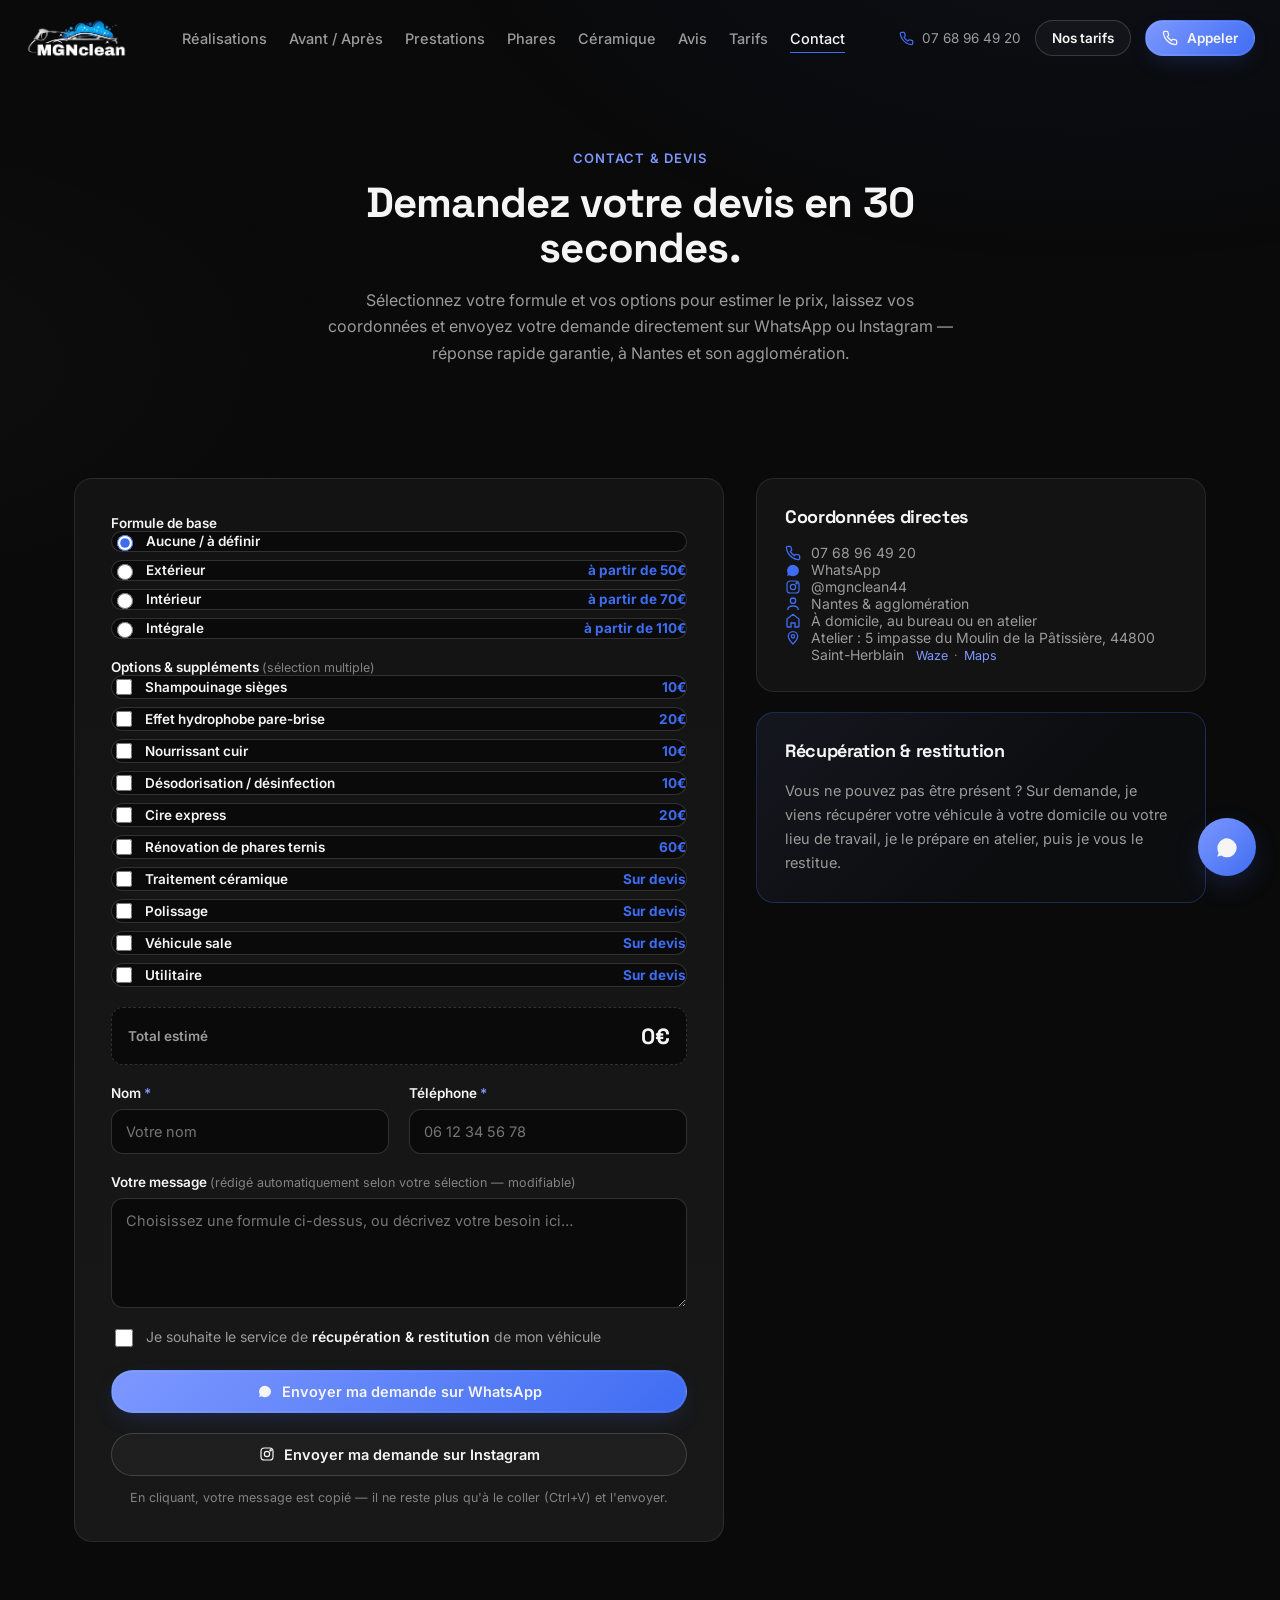
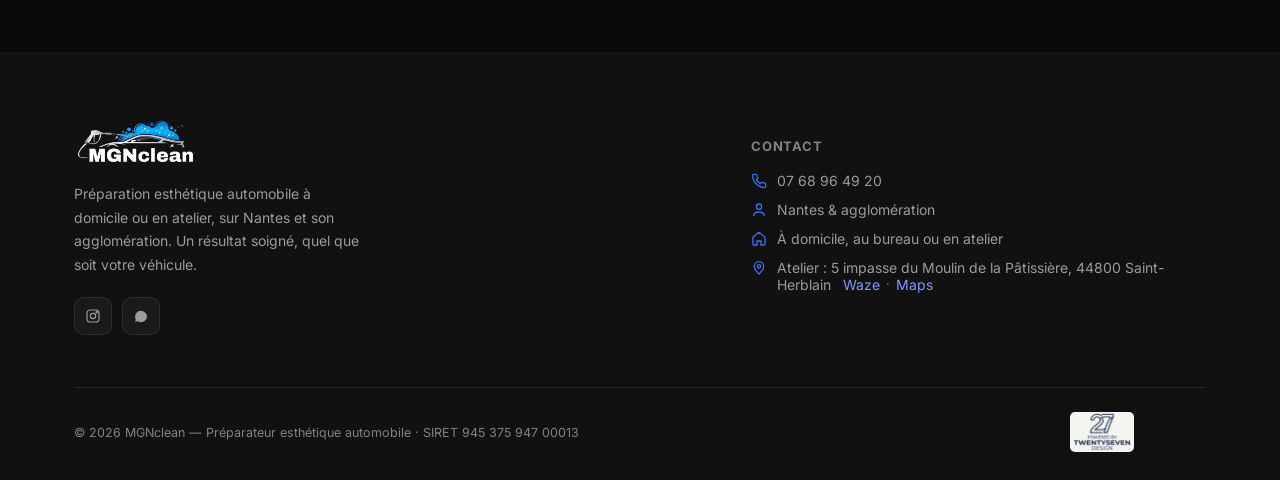
<file: contact.html>
<!DOCTYPE html>
<html lang="fr">
<head>
<meta charset="UTF-8" />
<meta name="viewport" content="width=device-width, initial-scale=1" />
<title>Contact &amp; devis — MGNclean | Préparation esthétique automobile Nantes</title>
<meta name="description" content="Demandez votre devis MGNclean en quelques clics : choisissez votre prestation, remplissez vos coordonnées et envoyez votre demande directement sur WhatsApp." />
<meta name="theme-color" content="#07090b" />
<link rel="icon" href="/favicon.ico" sizes="48x48" />
<link rel="icon" href="/assets/favicon-48.png" sizes="48x48" type="image/png" />
<link rel="icon" href="/assets/favicon-96.png" sizes="96x96" type="image/png" />
<link rel="icon" href="/assets/favicon-192.png" sizes="192x192" type="image/png" />
<link rel="apple-touch-icon" href="/assets/apple-touch-icon.png" />
<meta property="og:title" content="Contact &amp; devis — MGNclean" />
<meta property="og:description" content="Choisissez votre prestation et demandez votre devis en quelques clics, directement sur WhatsApp." />
<meta property="og:type" content="website" />
<meta property="og:locale" content="fr_FR" />
<meta property="og:url" content="https://mgnclean44.fr/contact.html" />
<meta property="og:image" content="https://mgnclean44.fr/assets/img/hq/porsche-turbo-s-setup-hero.jpg" />
<link rel="preconnect" href="https://fonts.googleapis.com" />
<link rel="preconnect" href="https://fonts.gstatic.com" crossorigin />
<link href="https://fonts.googleapis.com/css2?family=Space+Grotesk:wght@500;600;700&family=Inter:wght@400;500;600;700&display=swap" rel="stylesheet" />
<link rel="stylesheet" href="assets/styles.css" />
</head>
<body>
<a class="skip-link" href="#main">Aller au contenu</a>

<header class="hd" id="hd">
  <div class="hd-in">
    <a href="index.html#top" class="logo">
      <span class="logo-mark">
        <img src="assets/img/brand/logo-mark.png" alt="MGNclean" width="914" height="372" />
      </span>
    </a>
    <nav class="nav" aria-label="Navigation principale">
      <a href="index.html#realisations">Réalisations</a>
      <a href="index.html#avant-apres">Avant / Après</a>
      <a href="index.html#prestations">Prestations</a>
      <a href="index.html#phares">Phares</a>
      <a href="index.html#ceramique">Céramique</a>
      <a href="index.html#avis">Avis</a>
      <a href="index.html#tarifs">Tarifs</a>
      <a href="contact.html" class="active" aria-current="page">Contact</a>
    </nav>
    <div class="hd-actions">
      <a class="tel-pill" href="tel:+33768964920">
        <svg viewBox="0 0 24 24" fill="none" stroke="currentColor" stroke-width="2"><path d="M22 16.92v3a2 2 0 0 1-2.18 2 19.79 19.79 0 0 1-8.63-3.07 19.5 19.5 0 0 1-6-6 19.79 19.79 0 0 1-3.07-8.67A2 2 0 0 1 4.11 2h3a2 2 0 0 1 2 1.72c.127.96.361 1.903.7 2.81a2 2 0 0 1-.45 2.11L8.09 9.91a16 16 0 0 0 6 6l1.27-1.27a2 2 0 0 1 2.11-.45c.907.339 1.85.573 2.81.7A2 2 0 0 1 22 16.92z"/></svg>
        07 68 96 49 20
      </a>
      <a class="tarifs-quick" href="index.html#tarifs">Tarifs</a>
      <a class="btn btn-ghost btn-sm" href="index.html#tarifs">Nos tarifs</a>
      <a class="btn btn-cyan btn-sm" href="tel:+33768964920">
        <svg viewBox="0 0 24 24" fill="none" stroke="currentColor" stroke-width="2"><path d="M22 16.92v3a2 2 0 0 1-2.18 2 19.79 19.79 0 0 1-8.63-3.07 19.5 19.5 0 0 1-6-6 19.79 19.79 0 0 1-3.07-8.67A2 2 0 0 1 4.11 2h3a2 2 0 0 1 2 1.72c.127.96.361 1.903.7 2.81a2 2 0 0 1-.45 2.11L8.09 9.91a16 16 0 0 0 6 6l1.27-1.27a2 2 0 0 1 2.11-.45c.907.339 1.85.573 2.81.7A2 2 0 0 1 22 16.92z"/></svg>
        Appeler
      </a>
      <button class="burger" id="burger" aria-label="Menu" aria-expanded="false"><span></span><span></span><span></span></button>
    </div>
  </div>
</header>

<nav class="mnav" id="mnav" inert>
  <a href="index.html#realisations">Réalisations</a>
  <a href="index.html#avant-apres">Avant / Après</a>
  <a href="index.html#prestations">Prestations</a>
  <a href="index.html#phares">Rénovation phares</a>
  <a href="index.html#ceramique">Traitement céramique</a>
  <a href="index.html#avis">Avis</a>
  <a href="index.html#tarifs">Tarifs</a>
  <a href="contact.html" class="active" aria-current="page">Contact</a>
  <a class="btn btn-cyan" href="https://wa.me/message/XT7KCCNUZB6QK1" target="_blank" rel="noopener" style="margin-top:12px">Réserver sur WhatsApp</a>
</nav>

<main id="main">
<span id="top"></span>

<!-- ===================== PAGE HEADER ===================== -->
<section class="section page-hero">
  <div class="wrap">
    <div class="sec-head center" data-reveal>
      <span class="sec-eyebrow">Contact &amp; devis</span>
      <h1>Demandez votre devis en 30 secondes.</h1>
      <p>Sélectionnez votre formule et vos options pour estimer le prix, laissez vos coordonnées et envoyez votre demande directement sur WhatsApp ou Instagram — réponse rapide garantie, à Nantes et son agglomération.</p>
    </div>
  </div>
</section>

<!-- ===================== CONTACT FORM ===================== -->
<section class="section" style="padding-top:0">
  <div class="wrap">
    <div class="contact-grid">
      <form class="contact-form" id="contactForm" data-reveal novalidate>
        <fieldset class="field">
          <legend>Formule de base</legend>
          <div class="svc-radio-group" id="cf-formule">
            <label class="svc-radio"><input type="radio" name="formule" value="" data-price="0" checked /><span>Aucune / à définir</span></label>
            <label class="svc-radio"><input type="radio" name="formule" value="Extérieur" data-price="50" /><span>Extérieur</span><b>à partir de 50€</b></label>
            <label class="svc-radio"><input type="radio" name="formule" value="Intérieur" data-price="70" /><span>Intérieur</span><b>à partir de 70€</b></label>
            <label class="svc-radio"><input type="radio" name="formule" value="Intégrale" data-price="110" /><span>Intégrale</span><b>à partir de 110€</b></label>
          </div>
        </fieldset>

        <fieldset class="field">
          <legend>Options &amp; suppléments <span class="opt-label">(sélection multiple)</span></legend>
          <div class="svc-check-group" id="cf-options">
            <label class="svc-check"><input type="checkbox" value="Shampouinage sièges" data-price="10" /><span>Shampouinage sièges</span><b>10€</b></label>
            <label class="svc-check"><input type="checkbox" value="Effet hydrophobe pare-brise" data-price="20" /><span>Effet hydrophobe pare-brise</span><b>20€</b></label>
            <label class="svc-check"><input type="checkbox" value="Nourrissant cuir" data-price="10" /><span>Nourrissant cuir</span><b>10€</b></label>
            <label class="svc-check"><input type="checkbox" value="Désodorisation / désinfection" data-price="10" /><span>Désodorisation / désinfection</span><b>10€</b></label>
            <label class="svc-check"><input type="checkbox" value="Cire express" data-price="20" /><span>Cire express</span><b>20€</b></label>
            <label class="svc-check"><input type="checkbox" value="Rénovation de phares ternis" data-price="60" /><span>Rénovation de phares ternis</span><b>60€</b></label>
            <label class="svc-check"><input type="checkbox" value="Traitement céramique" data-price="0" data-devis="1" /><span>Traitement céramique</span><b>Sur devis</b></label>
            <label class="svc-check"><input type="checkbox" value="Polissage" data-price="0" data-devis="1" /><span>Polissage</span><b>Sur devis</b></label>
            <label class="svc-check"><input type="checkbox" value="Véhicule sale" data-price="0" data-devis="1" /><span>Véhicule sale</span><b>Sur devis</b></label>
            <label class="svc-check"><input type="checkbox" value="Utilitaire" data-price="0" data-devis="1" /><span>Utilitaire</span><b>Sur devis</b></label>
          </div>
        </fieldset>

        <div class="devis-total" id="cf-total">
          <span>Total estimé</span>
          <b>0€</b>
        </div>

        <div class="field-row">
          <div class="field">
            <label for="cf-nom">Nom <span class="req" aria-hidden="true">*</span></label>
            <input type="text" id="cf-nom" name="nom" placeholder="Votre nom" autocomplete="name" required />
          </div>
          <div class="field">
            <label for="cf-tel">Téléphone <span class="req" aria-hidden="true">*</span></label>
            <input type="tel" id="cf-tel" name="telephone" placeholder="06 12 34 56 78" autocomplete="tel" required />
          </div>
        </div>

        <div class="field">
          <label for="cf-message">Votre message <span class="opt-label">(rédigé automatiquement selon votre sélection — modifiable)</span></label>
          <textarea id="cf-message" name="message" rows="4" placeholder="Choisissez une formule ci-dessus, ou décrivez votre besoin ici…"></textarea>
        </div>

        <label class="field-check">
          <input type="checkbox" id="cf-pickup" name="pickup" />
          <span>Je souhaite le service de <b>récupération &amp; restitution</b> de mon véhicule</span>
        </label>

        <button type="submit" class="btn btn-cyan btn-block">
          <svg viewBox="0 0 24 24" fill="currentColor"><path d="M17.6 6.32A8.86 8.86 0 0 0 12.03 4a8.94 8.94 0 0 0-7.74 13.4L3 21l3.72-1.24a8.94 8.94 0 0 0 5.31 1.7h.01A8.94 8.94 0 0 0 21 12.5a8.86 8.86 0 0 0-3.4-6.18Z"/></svg>
          Envoyer ma demande sur WhatsApp
        </button>
        <button type="button" id="cf-instagram" class="btn btn-ghost btn-block">
          <svg viewBox="0 0 24 24" fill="none" stroke="currentColor" stroke-width="1.8"><rect x="3" y="3" width="18" height="18" rx="5"/><circle cx="12" cy="12" r="4"/><circle cx="17.5" cy="6.5" r="1"/></svg>
          Envoyer ma demande sur Instagram
        </button>
        <p class="field-note" id="cf-note" role="status" aria-live="polite">En cliquant, votre message est copié — il ne reste plus qu'à le coller (Ctrl+V) et l'envoyer.</p>

        <div class="form-divider" id="cf-site-divider">ou</div>

        <button type="button" id="cf-site" class="btn btn-ghost btn-block">
          <svg viewBox="0 0 24 24" fill="none" stroke="currentColor" stroke-width="1.8"><path d="M4 4h16v16H4z" opacity="0"/><path d="M3 7l9 6 9-6M4 5h16a1 1 0 0 1 1 1v12a1 1 0 0 1-1 1H4a1 1 0 0 1-1-1V6a1 1 0 0 1 1-1Z"/></svg>
          Envoyer directement depuis le site
        </button>
        <p class="field-status" id="cf-site-status" role="status" aria-live="polite"></p>
      </form>

      <div class="contact-side" data-reveal>
        <div class="contact-card">
          <h3>Coordonnées directes</h3>
          <ul class="ft-contact">
            <li><svg viewBox="0 0 24 24" fill="none" stroke="currentColor" stroke-width="2"><path d="M22 16.92v3a2 2 0 0 1-2.18 2 19.79 19.79 0 0 1-8.63-3.07 19.5 19.5 0 0 1-6-6 19.79 19.79 0 0 1-3.07-8.67A2 2 0 0 1 4.11 2h3a2 2 0 0 1 2 1.72c.127.96.361 1.903.7 2.81a2 2 0 0 1-.45 2.11L8.09 9.91a16 16 0 0 0 6 6l1.27-1.27a2 2 0 0 1 2.11-.45c.907.339 1.85.573 2.81.7A2 2 0 0 1 22 16.92z"/></svg><a href="tel:+33768964920">07 68 96 49 20</a></li>
            <li><svg viewBox="0 0 24 24" fill="currentColor"><path d="M17.6 6.32A8.86 8.86 0 0 0 12.03 4a8.94 8.94 0 0 0-7.74 13.4L3 21l3.72-1.24a8.94 8.94 0 0 0 5.31 1.7h.01A8.94 8.94 0 0 0 21 12.5a8.86 8.86 0 0 0-3.4-6.18Z"/></svg><a href="https://wa.me/message/XT7KCCNUZB6QK1" target="_blank" rel="noopener">WhatsApp</a></li>
            <li><svg viewBox="0 0 24 24" fill="none" stroke="currentColor" stroke-width="1.8"><rect x="3" y="3" width="18" height="18" rx="5"/><circle cx="12" cy="12" r="4"/><circle cx="17.5" cy="6.5" r="1"/></svg><a href="https://www.instagram.com/mgnclean44/" target="_blank" rel="noopener">@mgnclean44</a></li>
            <li><svg viewBox="0 0 24 24" fill="none" stroke="currentColor" stroke-width="2"><path d="M20 21c0-4-3.5-6-8-6s-8 2-8 6M12 11a4 4 0 1 0 0-8 4 4 0 0 0 0 8Z"/></svg><span>Nantes &amp; agglomération</span></li>
            <li><svg viewBox="0 0 24 24" fill="none" stroke="currentColor" stroke-width="2"><path d="M3 9l9-7 9 7v11a1 1 0 0 1-1 1h-5v-6H9v6H4a1 1 0 0 1-1-1z"/></svg><span>À domicile, au bureau ou en atelier</span></li>
            <li>
              <svg viewBox="0 0 24 24" fill="none" stroke="currentColor" stroke-width="2"><path d="M12 21s-7-6.5-7-11.5a7 7 0 0 1 14 0C19 14.5 12 21 12 21Z"/><circle cx="12" cy="9.5" r="2.5"/></svg>
              <span>
                Atelier : 5 impasse du Moulin de la Pâtissière, 44800 Saint-Herblain
                <span class="ft-map-links">
                  <a href="https://waze.com/ul?q=5%20impasse%20du%20Moulin%20de%20la%20P%C3%A2tissi%C3%A8re%2C%2044800%20Saint-Herblain" target="_blank" rel="noopener">Waze</a>
                  <span aria-hidden="true">·</span>
                  <a href="https://www.google.com/maps/search/?api=1&query=5+impasse+du+Moulin+de+la+P%C3%A2tissi%C3%A8re%2C+44800+Saint-Herblain" target="_blank" rel="noopener">Maps</a>
                </span>
              </span>
            </li>
          </ul>
        </div>
        <div class="contact-card contact-card-alt">
          <h3>Récupération &amp; restitution</h3>
          <p>Vous ne pouvez pas être présent ? Sur demande, je viens récupérer votre véhicule à votre domicile ou votre lieu de travail, je le prépare en atelier, puis je vous le restitue.</p>
        </div>
      </div>
    </div>
  </div>
</section>

</main>

<a class="wa-float" href="https://wa.me/message/XT7KCCNUZB6QK1" target="_blank" rel="noopener" aria-label="Contacter sur WhatsApp">
  <svg viewBox="0 0 24 24" fill="currentColor"><path d="M17.6 6.32A8.86 8.86 0 0 0 12.03 4a8.94 8.94 0 0 0-7.74 13.4L3 21l3.72-1.24a8.94 8.94 0 0 0 5.31 1.7h.01A8.94 8.94 0 0 0 21 12.5a8.86 8.86 0 0 0-3.4-6.18Z"/></svg>
</a>

<footer class="ft">
  <div class="wrap">
    <div class="ft-grid">
      <div class="ft-brand">
        <a href="index.html#top" class="logo">
          <span class="logo-mark">
            <img src="assets/img/brand/logo-mark.png" alt="MGNclean" width="914" height="372" />
          </span>
        </a>
        <p>Préparation esthétique automobile à domicile ou en atelier, sur Nantes et son agglomération. Un résultat soigné, quel que soit votre véhicule.</p>
        <div class="ft-social">
          <a href="https://www.instagram.com/mgnclean44/" target="_blank" rel="noopener" aria-label="Instagram">
            <svg viewBox="0 0 24 24" fill="none" stroke="currentColor" stroke-width="1.8"><rect x="3" y="3" width="18" height="18" rx="5"/><circle cx="12" cy="12" r="4"/><circle cx="17.5" cy="6.5" r="1"/></svg>
          </a>
          <a href="https://wa.me/message/XT7KCCNUZB6QK1" target="_blank" rel="noopener" aria-label="WhatsApp">
            <svg viewBox="0 0 24 24" fill="currentColor"><path d="M17.6 6.32A8.86 8.86 0 0 0 12.03 4a8.94 8.94 0 0 0-7.74 13.4L3 21l3.72-1.24a8.94 8.94 0 0 0 5.31 1.7h.01A8.94 8.94 0 0 0 21 12.5a8.86 8.86 0 0 0-3.4-6.18Z"/></svg>
          </a>
        </div>
      </div>
      <div>
        <h5>Contact</h5>
        <ul class="ft-contact">
          <li><svg viewBox="0 0 24 24" fill="none" stroke="currentColor" stroke-width="2"><path d="M22 16.92v3a2 2 0 0 1-2.18 2 19.79 19.79 0 0 1-8.63-3.07 19.5 19.5 0 0 1-6-6 19.79 19.79 0 0 1-3.07-8.67A2 2 0 0 1 4.11 2h3a2 2 0 0 1 2 1.72c.127.96.361 1.903.7 2.81a2 2 0 0 1-.45 2.11L8.09 9.91a16 16 0 0 0 6 6l1.27-1.27a2 2 0 0 1 2.11-.45c.907.339 1.85.573 2.81.7A2 2 0 0 1 22 16.92z"/></svg><a href="tel:+33768964920">07 68 96 49 20</a></li>
          <li><svg viewBox="0 0 24 24" fill="none" stroke="currentColor" stroke-width="2"><path d="M20 21c0-4-3.5-6-8-6s-8 2-8 6M12 11a4 4 0 1 0 0-8 4 4 0 0 0 0 8Z"/></svg><span>Nantes &amp; agglomération</span></li>
          <li><svg viewBox="0 0 24 24" fill="none" stroke="currentColor" stroke-width="2"><path d="M3 9l9-7 9 7v11a1 1 0 0 1-1 1h-5v-6H9v6H4a1 1 0 0 1-1-1z"/></svg><span>À domicile, au bureau ou en atelier</span></li>
          <li>
            <svg viewBox="0 0 24 24" fill="none" stroke="currentColor" stroke-width="2"><path d="M12 21s-7-6.5-7-11.5a7 7 0 0 1 14 0C19 14.5 12 21 12 21Z"/><circle cx="12" cy="9.5" r="2.5"/></svg>
            <span>
              Atelier : 5 impasse du Moulin de la Pâtissière, 44800 Saint-Herblain
              <span class="ft-map-links">
                <a href="https://waze.com/ul?q=5%20impasse%20du%20Moulin%20de%20la%20P%C3%A2tissi%C3%A8re%2C%2044800%20Saint-Herblain" target="_blank" rel="noopener">Waze</a>
                <span aria-hidden="true">·</span>
                <a href="https://www.google.com/maps/search/?api=1&query=5+impasse+du+Moulin+de+la+P%C3%A2tissi%C3%A8re%2C+44800+Saint-Herblain" target="_blank" rel="noopener">Maps</a>
              </span>
            </span>
          </li>
        </ul>
      </div>
    </div>
    <div class="ft-bottom">
      <span>© <span id="year"></span> MGNclean — Préparateur esthétique automobile · SIRET 945 375 947 00013</span>
      <img class="ft-badge" src="assets/img/brand/twentyseven-badge.png" alt="Powered by TwentySeven Design" width="520" height="327" loading="lazy" />
    </div>
  </div>
</footer>

<script src="assets/main.js"></script>
<script src="assets/contact.js"></script>
</body>
</html>
</file>
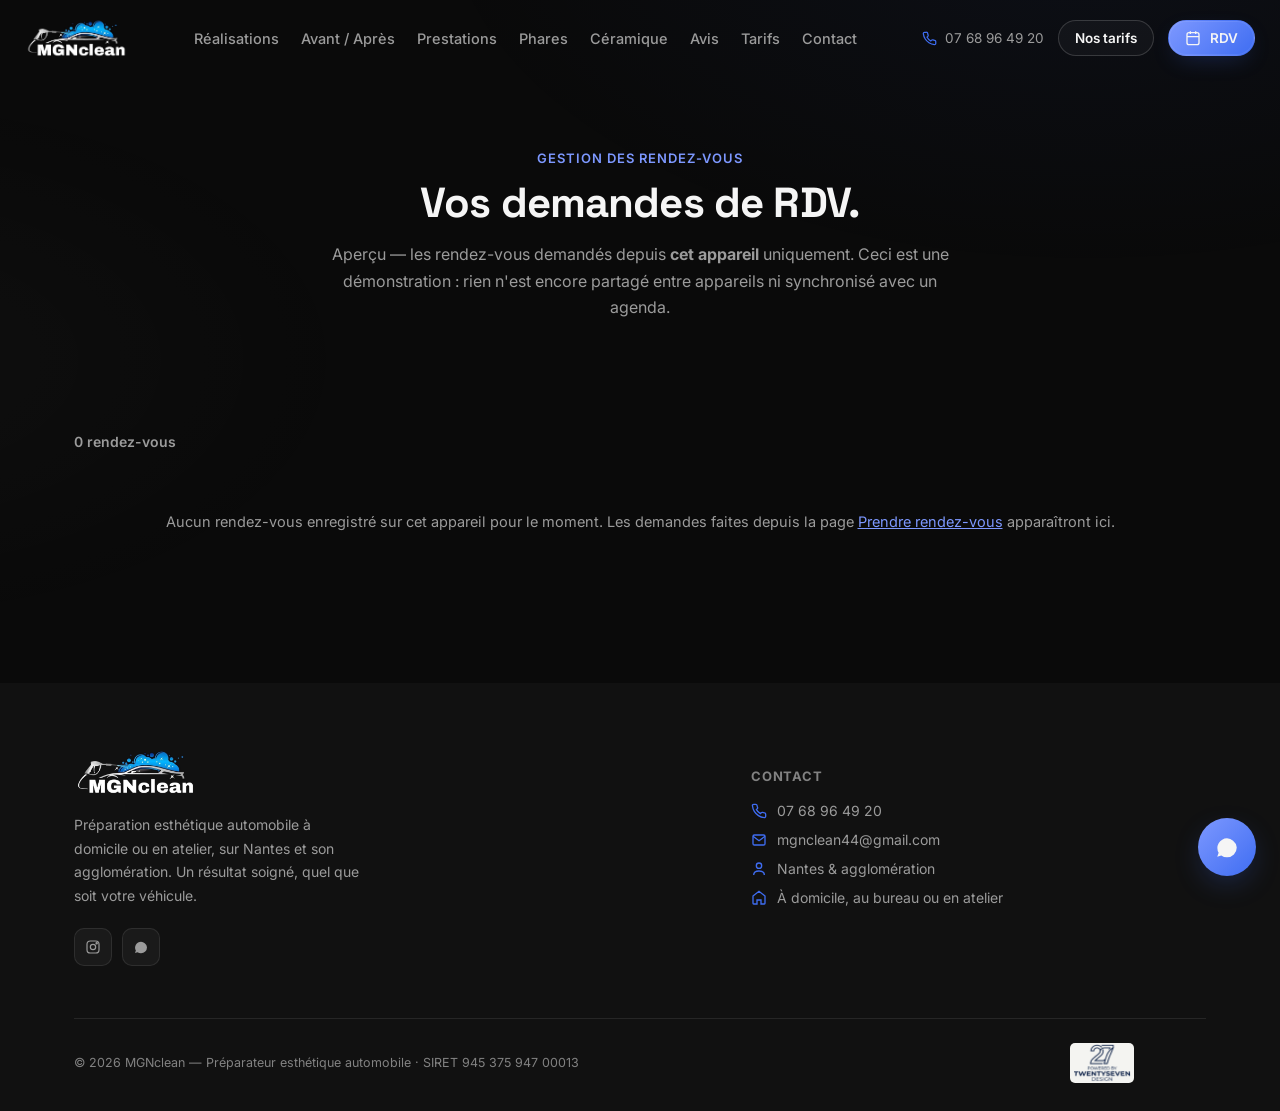
<file: rdv-admin.html>
<!DOCTYPE html>
<html lang="fr">
<head>
<meta charset="UTF-8" />
<meta name="viewport" content="width=device-width, initial-scale=1" />
<title>Gestion des rendez-vous — MGNclean</title>
<meta name="description" content="Aperçu des rendez-vous demandés via le site MGNclean." />
<meta name="robots" content="noindex, nofollow" />
<meta name="theme-color" content="#07090b" />
<link rel="icon" href="/favicon.ico" sizes="48x48" />
<link rel="icon" href="/assets/favicon-48.png" sizes="48x48" type="image/png" />
<link rel="icon" href="/assets/favicon-96.png" sizes="96x96" type="image/png" />
<link rel="icon" href="/assets/favicon-192.png" sizes="192x192" type="image/png" />
<link rel="apple-touch-icon" href="/assets/apple-touch-icon.png" />
<link rel="preconnect" href="https://fonts.googleapis.com" />
<link rel="preconnect" href="https://fonts.gstatic.com" crossorigin />
<link href="https://fonts.googleapis.com/css2?family=Space+Grotesk:wght@500;600;700&family=Inter:wght@400;500;600;700&display=swap" rel="stylesheet" />
<link rel="stylesheet" href="assets/styles.css" />
</head>
<body>
<a class="skip-link" href="#main">Aller au contenu</a>

<header class="hd" id="hd">
  <div class="hd-in">
    <a href="index.html#top" class="logo">
      <span class="logo-mark">
        <img src="assets/img/brand/logo-mark.png" alt="MGNclean" width="914" height="372" />
      </span>
    </a>
    <nav class="nav" aria-label="Navigation principale">
      <a href="index.html#realisations">Réalisations</a>
      <a href="index.html#avant-apres">Avant / Après</a>
      <a href="index.html#prestations">Prestations</a>
      <a href="index.html#phares">Phares</a>
      <a href="index.html#ceramique">Céramique</a>
      <a href="index.html#avis">Avis</a>
      <a href="index.html#tarifs">Tarifs</a>
      <a href="contact.html">Contact</a>
    </nav>
    <div class="hd-actions">
      <a class="tel-pill" href="tel:+33768964920">
        <svg viewBox="0 0 24 24" fill="none" stroke="currentColor" stroke-width="2"><path d="M22 16.92v3a2 2 0 0 1-2.18 2 19.79 19.79 0 0 1-8.63-3.07 19.5 19.5 0 0 1-6-6 19.79 19.79 0 0 1-3.07-8.67A2 2 0 0 1 4.11 2h3a2 2 0 0 1 2 1.72c.127.96.361 1.903.7 2.81a2 2 0 0 1-.45 2.11L8.09 9.91a16 16 0 0 0 6 6l1.27-1.27a2 2 0 0 1 2.11-.45c.907.339 1.85.573 2.81.7A2 2 0 0 1 22 16.92z"/></svg>
        07 68 96 49 20
      </a>
      <a class="tarifs-quick" href="index.html#tarifs">Tarifs</a>
      <a class="btn btn-ghost btn-sm" href="index.html#tarifs">Nos tarifs</a>
      <a class="btn btn-cyan btn-sm" href="rdv.html">
        <svg viewBox="0 0 24 24" fill="none" stroke="currentColor" stroke-width="2"><rect x="3" y="4" width="18" height="18" rx="3"/><path d="M16 2v4M8 2v4M3 10h18"/></svg>
        RDV
      </a>
      <button class="burger" id="burger" aria-label="Menu" aria-expanded="false"><span></span><span></span><span></span></button>
    </div>
  </div>
</header>

<nav class="mnav" id="mnav" inert>
  <a href="index.html#realisations">Réalisations</a>
  <a href="index.html#avant-apres">Avant / Après</a>
  <a href="index.html#prestations">Prestations</a>
  <a href="index.html#phares">Rénovation phares</a>
  <a href="index.html#ceramique">Traitement céramique</a>
  <a href="index.html#avis">Avis</a>
  <a href="index.html#tarifs">Tarifs</a>
  <a href="contact.html">Contact</a>
  <a class="btn btn-cyan" href="rdv.html" style="margin-top:12px">Prendre rendez-vous</a>
</nav>

<main id="main">
<span id="top"></span>

<!-- ===================== PAGE HEADER ===================== -->
<section class="section page-hero">
  <div class="wrap">
    <div class="sec-head center" data-reveal>
      <span class="sec-eyebrow">Gestion des rendez-vous</span>
      <h1>Vos demandes de RDV.</h1>
      <p>Aperçu — les rendez-vous demandés depuis <b>cet appareil</b> uniquement. Ceci est une démonstration : rien n'est encore partagé entre appareils ni synchronisé avec un agenda.</p>
    </div>
  </div>
</section>

<!-- ===================== ADMIN LIST ===================== -->
<section class="section" style="padding-top:0">
  <div class="wrap">
    <div class="rdv-admin-bar">
      <span class="rdv-admin-count" id="rdvAdminCount">0 rendez-vous</span>
      <button type="button" class="btn btn-ghost btn-sm" id="rdvAdminClear">Tout supprimer</button>
    </div>
    <div class="rdv-admin-list" id="rdvAdminList"></div>
    <p class="rdv-admin-empty" id="rdvAdminEmpty" hidden>Aucun rendez-vous enregistré sur cet appareil pour le moment. Les demandes faites depuis la page <a href="rdv.html">Prendre rendez-vous</a> apparaîtront ici.</p>
  </div>
</section>

</main>

<a class="wa-float" href="https://wa.me/message/XT7KCCNUZB6QK1" target="_blank" rel="noopener" aria-label="Contacter sur WhatsApp">
  <svg viewBox="0 0 24 24" fill="currentColor"><path d="M17.6 6.32A8.86 8.86 0 0 0 12.03 4a8.94 8.94 0 0 0-7.74 13.4L3 21l3.72-1.24a8.94 8.94 0 0 0 5.31 1.7h.01A8.94 8.94 0 0 0 21 12.5a8.86 8.86 0 0 0-3.4-6.18Z"/></svg>
</a>

<footer class="ft">
  <div class="wrap">
    <div class="ft-grid">
      <div class="ft-brand">
        <a href="index.html#top" class="logo">
          <span class="logo-mark">
            <img src="assets/img/brand/logo-mark.png" alt="MGNclean" width="914" height="372" />
          </span>
        </a>
        <p>Préparation esthétique automobile à domicile ou en atelier, sur Nantes et son agglomération. Un résultat soigné, quel que soit votre véhicule.</p>
        <div class="ft-social">
          <a href="https://www.instagram.com/mgnclean44/" target="_blank" rel="noopener" aria-label="Instagram">
            <svg viewBox="0 0 24 24" fill="none" stroke="currentColor" stroke-width="1.8"><rect x="3" y="3" width="18" height="18" rx="5"/><circle cx="12" cy="12" r="4"/><circle cx="17.5" cy="6.5" r="1"/></svg>
          </a>
          <a href="https://wa.me/message/XT7KCCNUZB6QK1" target="_blank" rel="noopener" aria-label="WhatsApp">
            <svg viewBox="0 0 24 24" fill="currentColor"><path d="M17.6 6.32A8.86 8.86 0 0 0 12.03 4a8.94 8.94 0 0 0-7.74 13.4L3 21l3.72-1.24a8.94 8.94 0 0 0 5.31 1.7h.01A8.94 8.94 0 0 0 21 12.5a8.86 8.86 0 0 0-3.4-6.18Z"/></svg>
          </a>
        </div>
      </div>
      <div>
        <h5>Contact</h5>
        <ul class="ft-contact">
          <li><svg viewBox="0 0 24 24" fill="none" stroke="currentColor" stroke-width="2"><path d="M22 16.92v3a2 2 0 0 1-2.18 2 19.79 19.79 0 0 1-8.63-3.07 19.5 19.5 0 0 1-6-6 19.79 19.79 0 0 1-3.07-8.67A2 2 0 0 1 4.11 2h3a2 2 0 0 1 2 1.72c.127.96.361 1.903.7 2.81a2 2 0 0 1-.45 2.11L8.09 9.91a16 16 0 0 0 6 6l1.27-1.27a2 2 0 0 1 2.11-.45c.907.339 1.85.573 2.81.7A2 2 0 0 1 22 16.92z"/></svg><a href="tel:+33768964920">07 68 96 49 20</a></li>
          <li><svg viewBox="0 0 24 24" fill="none" stroke="currentColor" stroke-width="2"><path d="M4 4h16v16H4z" opacity="0"/><path d="M3 6.5 12 13l9-6.5"/><rect x="3" y="4.5" width="18" height="15" rx="2"/></svg><a href="mailto:mgnclean44@gmail.com">mgnclean44@gmail.com</a></li>
          <li><svg viewBox="0 0 24 24" fill="none" stroke="currentColor" stroke-width="2"><path d="M20 21c0-4-3.5-6-8-6s-8 2-8 6M12 11a4 4 0 1 0 0-8 4 4 0 0 0 0 8Z"/></svg><span>Nantes &amp; agglomération</span></li>
          <li><svg viewBox="0 0 24 24" fill="none" stroke="currentColor" stroke-width="2"><path d="M3 9l9-7 9 7v11a1 1 0 0 1-1 1h-5v-6H9v6H4a1 1 0 0 1-1-1z"/></svg><span>À domicile, au bureau ou en atelier</span></li>
        </ul>
      </div>
    </div>
    <div class="ft-bottom">
      <span>© <span id="year"></span> MGNclean — Préparateur esthétique automobile · SIRET 945 375 947 00013</span>
      <img class="ft-badge" src="assets/img/brand/twentyseven-badge.png" alt="Powered by TwentySeven Design" width="520" height="327" loading="lazy" />
    </div>
  </div>
</footer>

<script src="assets/main.js"></script>
<script src="assets/rdv-admin.js"></script>
</body>
</html>
</file>
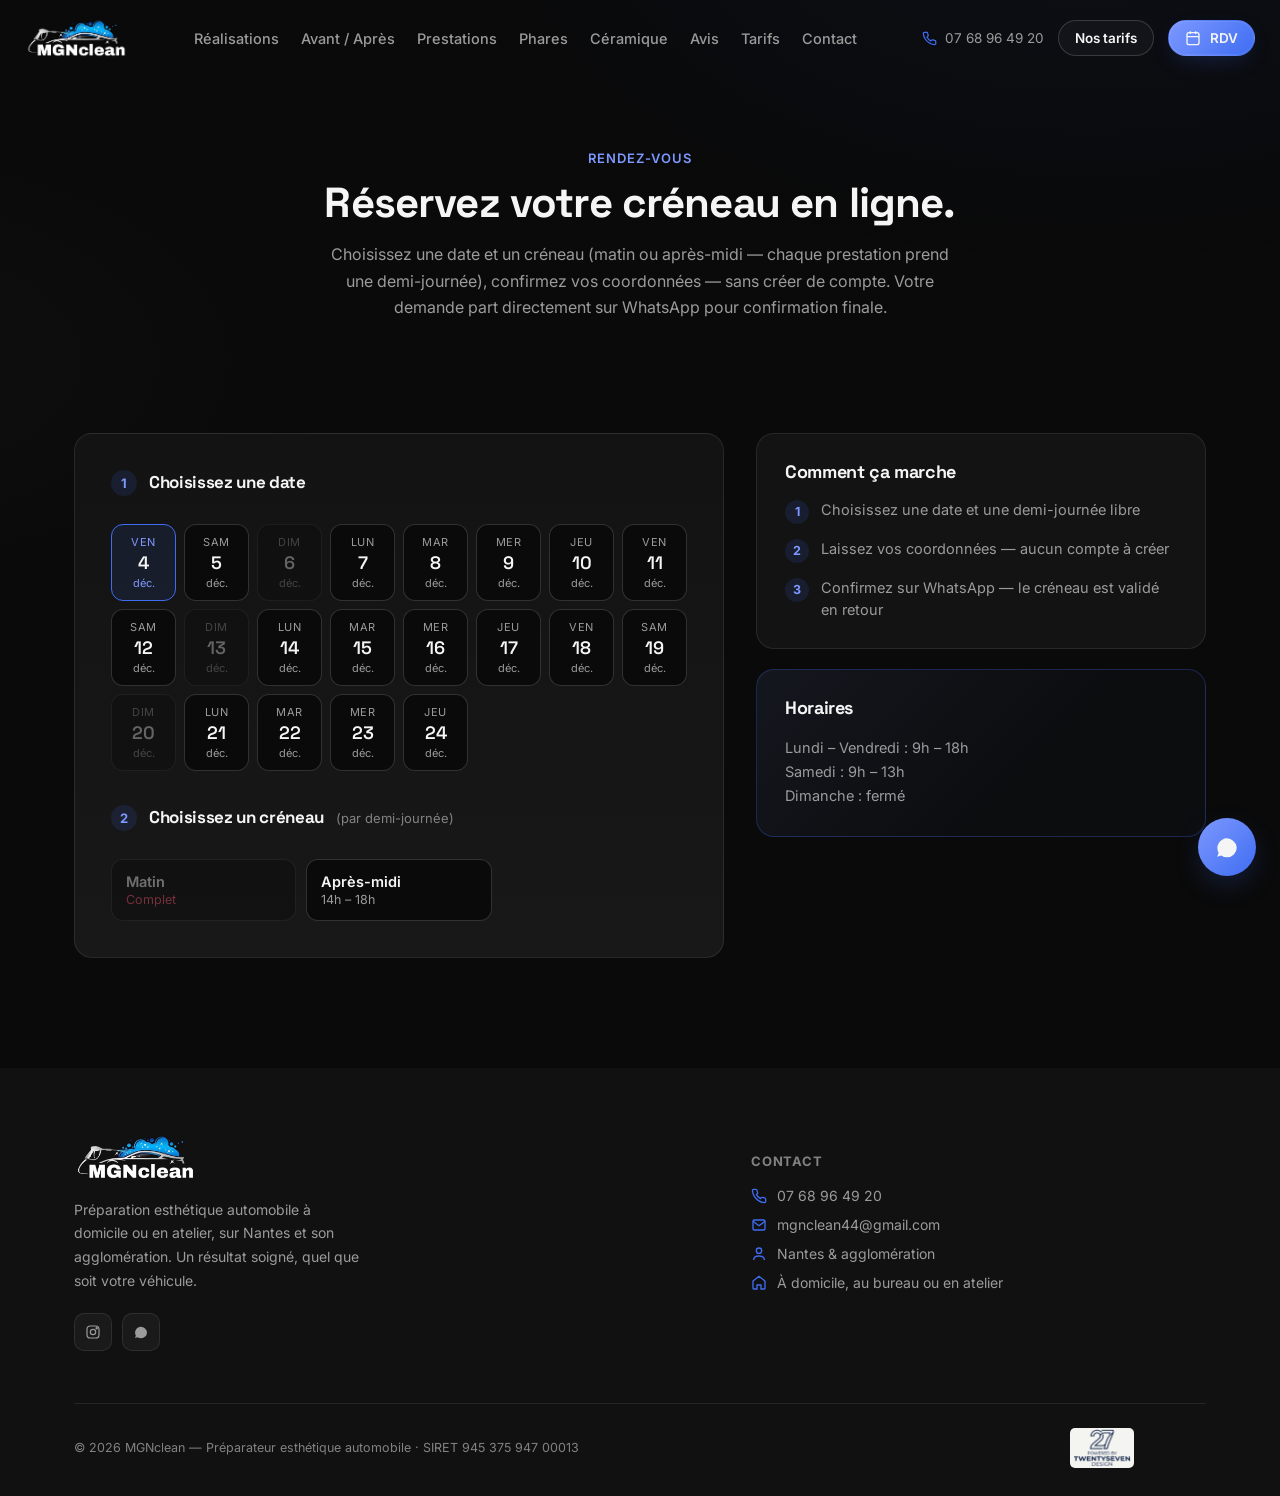
<file: rdv.html>
<!DOCTYPE html>
<html lang="fr">
<head>
<meta charset="UTF-8" />
<meta name="viewport" content="width=device-width, initial-scale=1" />
<title>Prendre rendez-vous — MGNclean | Préparation esthétique automobile Nantes</title>
<meta name="description" content="Réservez votre créneau MGNclean en ligne : choisissez une date, un horaire disponible et confirmez votre rendez-vous en quelques clics." />
<meta name="robots" content="noindex" />
<meta name="theme-color" content="#07090b" />
<link rel="icon" href="/favicon.ico" sizes="48x48" />
<link rel="icon" href="/assets/favicon-48.png" sizes="48x48" type="image/png" />
<link rel="icon" href="/assets/favicon-96.png" sizes="96x96" type="image/png" />
<link rel="icon" href="/assets/favicon-192.png" sizes="192x192" type="image/png" />
<link rel="apple-touch-icon" href="/assets/apple-touch-icon.png" />
<link rel="preconnect" href="https://fonts.googleapis.com" />
<link rel="preconnect" href="https://fonts.gstatic.com" crossorigin />
<link href="https://fonts.googleapis.com/css2?family=Space+Grotesk:wght@500;600;700&family=Inter:wght@400;500;600;700&display=swap" rel="stylesheet" />
<link rel="stylesheet" href="assets/styles.css" />
</head>
<body>
<a class="skip-link" href="#main">Aller au contenu</a>

<header class="hd" id="hd">
  <div class="hd-in">
    <a href="index.html#top" class="logo">
      <span class="logo-mark">
        <img src="assets/img/brand/logo-mark.png" alt="MGNclean" width="914" height="372" />
      </span>
    </a>
    <nav class="nav" aria-label="Navigation principale">
      <a href="index.html#realisations">Réalisations</a>
      <a href="index.html#avant-apres">Avant / Après</a>
      <a href="index.html#prestations">Prestations</a>
      <a href="index.html#phares">Phares</a>
      <a href="index.html#ceramique">Céramique</a>
      <a href="index.html#avis">Avis</a>
      <a href="index.html#tarifs">Tarifs</a>
      <a href="contact.html">Contact</a>
    </nav>
    <div class="hd-actions">
      <a class="tel-pill" href="tel:+33768964920">
        <svg viewBox="0 0 24 24" fill="none" stroke="currentColor" stroke-width="2"><path d="M22 16.92v3a2 2 0 0 1-2.18 2 19.79 19.79 0 0 1-8.63-3.07 19.5 19.5 0 0 1-6-6 19.79 19.79 0 0 1-3.07-8.67A2 2 0 0 1 4.11 2h3a2 2 0 0 1 2 1.72c.127.96.361 1.903.7 2.81a2 2 0 0 1-.45 2.11L8.09 9.91a16 16 0 0 0 6 6l1.27-1.27a2 2 0 0 1 2.11-.45c.907.339 1.85.573 2.81.7A2 2 0 0 1 22 16.92z"/></svg>
        07 68 96 49 20
      </a>
      <a class="tarifs-quick" href="index.html#tarifs">Tarifs</a>
      <a class="btn btn-ghost btn-sm" href="index.html#tarifs">Nos tarifs</a>
      <a class="btn btn-cyan btn-sm" href="rdv.html">
        <svg viewBox="0 0 24 24" fill="none" stroke="currentColor" stroke-width="2"><rect x="3" y="4" width="18" height="18" rx="3"/><path d="M16 2v4M8 2v4M3 10h18"/></svg>
        RDV
      </a>
      <button class="burger" id="burger" aria-label="Menu" aria-expanded="false"><span></span><span></span><span></span></button>
    </div>
  </div>
</header>

<nav class="mnav" id="mnav" inert>
  <a href="index.html#realisations">Réalisations</a>
  <a href="index.html#avant-apres">Avant / Après</a>
  <a href="index.html#prestations">Prestations</a>
  <a href="index.html#phares">Rénovation phares</a>
  <a href="index.html#ceramique">Traitement céramique</a>
  <a href="index.html#avis">Avis</a>
  <a href="index.html#tarifs">Tarifs</a>
  <a href="contact.html">Contact</a>
  <a class="btn btn-cyan" href="rdv.html" style="margin-top:12px">Prendre rendez-vous</a>
</nav>

<main id="main">
<span id="top"></span>

<!-- ===================== PAGE HEADER ===================== -->
<section class="section page-hero">
  <div class="wrap">
    <div class="sec-head center" data-reveal>
      <span class="sec-eyebrow">Rendez-vous</span>
      <h1>Réservez votre créneau en ligne.</h1>
      <p>Choisissez une date et un créneau (matin ou après-midi — chaque prestation prend une demi-journée), confirmez vos coordonnées — sans créer de compte. Votre demande part directement sur WhatsApp pour confirmation finale.</p>
    </div>
  </div>
</section>

<!-- ===================== RDV BOOKING ===================== -->
<section class="section" style="padding-top:0">
  <div class="wrap">
    <div class="rdv-grid">
      <div class="rdv-main" data-reveal>

        <h3 class="rdv-step-title"><span class="rdv-step-n">1</span>Choisissez une date</h3>
        <div class="rdv-days" id="rdvDays"></div>

        <h3 class="rdv-step-title"><span class="rdv-step-n">2</span>Choisissez un créneau <span class="rdv-step-hint">(par demi-journée)</span></h3>
        <div class="rdv-slots" id="rdvSlots">
          <p class="rdv-hint">Sélectionnez d'abord une date ci-dessus.</p>
        </div>

        <div id="rdvFormWrap" hidden>
          <h3 class="rdv-step-title"><span class="rdv-step-n">3</span>Vos coordonnées</h3>
          <form class="rdv-form" id="rdvForm" novalidate>
            <div class="field">
              <label for="rdv-prestation">Prestation souhaitée</label>
              <select id="rdv-prestation" name="prestation">
                <option value="À définir">À définir avec vous</option>
                <option value="Extérieur (à partir de 50€)">Extérieur — à partir de 50€</option>
                <option value="Intérieur (à partir de 70€)">Intérieur — à partir de 70€</option>
                <option value="Intégrale (à partir de 110€)">Intégrale — à partir de 110€</option>
                <option value="Traitement céramique (sur devis)">Traitement céramique — sur devis</option>
                <option value="Polissage (sur devis)">Polissage — sur devis</option>
              </select>
            </div>
            <div class="field-row">
              <div class="field">
                <label for="rdv-nom">Nom <span class="req" aria-hidden="true">*</span></label>
                <input type="text" id="rdv-nom" name="nom" placeholder="Votre nom" autocomplete="name" required />
              </div>
              <div class="field">
                <label for="rdv-tel">Téléphone <span class="req" aria-hidden="true">*</span></label>
                <input type="tel" id="rdv-tel" name="telephone" placeholder="06 12 34 56 78" autocomplete="tel" required />
              </div>
            </div>
            <div class="field">
              <label for="rdv-lieu">Lieu du rendez-vous</label>
              <select id="rdv-lieu" name="lieu">
                <option value="À domicile">À domicile</option>
                <option value="Sur mon lieu de travail">Sur mon lieu de travail</option>
                <option value="En atelier (Saint-Herblain)">En atelier (Saint-Herblain)</option>
              </select>
            </div>
            <div class="rdv-recap" id="rdvRecap"></div>
            <button type="submit" class="btn btn-cyan btn-block">
              <svg viewBox="0 0 24 24" fill="none" stroke="currentColor" stroke-width="2"><path d="M20 6 9 17l-5-5"/></svg>
              Confirmer ma demande de RDV
            </button>
            <p class="field-note" id="rdvNote" role="status" aria-live="polite">Aucun compte requis. Le créneau est mis de côté sur cet appareil, et votre message est copié pour l'envoyer sur WhatsApp — la confirmation finale se fait par ce message.</p>
          </form>
        </div>

        <div id="rdvConfirmed" class="rdv-confirmed" hidden>
          <svg viewBox="0 0 24 24" fill="none" stroke="currentColor" stroke-width="2"><circle cx="12" cy="12" r="10"/><path d="M8 12.5l2.5 2.5L16 9"/></svg>
          <h3>Créneau réservé !</h3>
          <p id="rdvConfirmedText"></p>
          <a class="btn btn-cyan" id="rdvWhatsappBtn" href="#" target="_blank" rel="noopener">Ouvrir WhatsApp pour confirmer</a>
          <button type="button" class="btn btn-ghost" id="rdvAnother">Prendre un autre rendez-vous</button>
        </div>

      </div>

      <div class="rdv-side" data-reveal>
        <div class="contact-card">
          <h3>Comment ça marche</h3>
          <ul class="rdv-howto">
            <li><span class="n">1</span>Choisissez une date et une demi-journée libre</li>
            <li><span class="n">2</span>Laissez vos coordonnées — aucun compte à créer</li>
            <li><span class="n">3</span>Confirmez sur WhatsApp — le créneau est validé en retour</li>
          </ul>
        </div>
        <div class="contact-card contact-card-alt">
          <h3>Horaires</h3>
          <p>Lundi – Vendredi : 9h – 18h<br/>Samedi : 9h – 13h<br/>Dimanche : fermé</p>
        </div>
      </div>
    </div>
  </div>
</section>

</main>

<a class="wa-float" href="https://wa.me/message/XT7KCCNUZB6QK1" target="_blank" rel="noopener" aria-label="Contacter sur WhatsApp">
  <svg viewBox="0 0 24 24" fill="currentColor"><path d="M17.6 6.32A8.86 8.86 0 0 0 12.03 4a8.94 8.94 0 0 0-7.74 13.4L3 21l3.72-1.24a8.94 8.94 0 0 0 5.31 1.7h.01A8.94 8.94 0 0 0 21 12.5a8.86 8.86 0 0 0-3.4-6.18Z"/></svg>
</a>

<footer class="ft">
  <div class="wrap">
    <div class="ft-grid">
      <div class="ft-brand">
        <a href="index.html#top" class="logo">
          <span class="logo-mark">
            <img src="assets/img/brand/logo-mark.png" alt="MGNclean" width="914" height="372" />
          </span>
        </a>
        <p>Préparation esthétique automobile à domicile ou en atelier, sur Nantes et son agglomération. Un résultat soigné, quel que soit votre véhicule.</p>
        <div class="ft-social">
          <a href="https://www.instagram.com/mgnclean44/" target="_blank" rel="noopener" aria-label="Instagram">
            <svg viewBox="0 0 24 24" fill="none" stroke="currentColor" stroke-width="1.8"><rect x="3" y="3" width="18" height="18" rx="5"/><circle cx="12" cy="12" r="4"/><circle cx="17.5" cy="6.5" r="1"/></svg>
          </a>
          <a href="https://wa.me/message/XT7KCCNUZB6QK1" target="_blank" rel="noopener" aria-label="WhatsApp">
            <svg viewBox="0 0 24 24" fill="currentColor"><path d="M17.6 6.32A8.86 8.86 0 0 0 12.03 4a8.94 8.94 0 0 0-7.74 13.4L3 21l3.72-1.24a8.94 8.94 0 0 0 5.31 1.7h.01A8.94 8.94 0 0 0 21 12.5a8.86 8.86 0 0 0-3.4-6.18Z"/></svg>
          </a>
        </div>
      </div>
      <div>
        <h5>Contact</h5>
        <ul class="ft-contact">
          <li><svg viewBox="0 0 24 24" fill="none" stroke="currentColor" stroke-width="2"><path d="M22 16.92v3a2 2 0 0 1-2.18 2 19.79 19.79 0 0 1-8.63-3.07 19.5 19.5 0 0 1-6-6 19.79 19.79 0 0 1-3.07-8.67A2 2 0 0 1 4.11 2h3a2 2 0 0 1 2 1.72c.127.96.361 1.903.7 2.81a2 2 0 0 1-.45 2.11L8.09 9.91a16 16 0 0 0 6 6l1.27-1.27a2 2 0 0 1 2.11-.45c.907.339 1.85.573 2.81.7A2 2 0 0 1 22 16.92z"/></svg><a href="tel:+33768964920">07 68 96 49 20</a></li>
          <li><svg viewBox="0 0 24 24" fill="none" stroke="currentColor" stroke-width="2"><path d="M4 4h16v16H4z" opacity="0"/><path d="M3 6.5 12 13l9-6.5"/><rect x="3" y="4.5" width="18" height="15" rx="2"/></svg><a href="mailto:mgnclean44@gmail.com">mgnclean44@gmail.com</a></li>
          <li><svg viewBox="0 0 24 24" fill="none" stroke="currentColor" stroke-width="2"><path d="M20 21c0-4-3.5-6-8-6s-8 2-8 6M12 11a4 4 0 1 0 0-8 4 4 0 0 0 0 8Z"/></svg><span>Nantes &amp; agglomération</span></li>
          <li><svg viewBox="0 0 24 24" fill="none" stroke="currentColor" stroke-width="2"><path d="M3 9l9-7 9 7v11a1 1 0 0 1-1 1h-5v-6H9v6H4a1 1 0 0 1-1-1z"/></svg><span>À domicile, au bureau ou en atelier</span></li>
        </ul>
      </div>
    </div>
    <div class="ft-bottom">
      <span>© <span id="year"></span> MGNclean — Préparateur esthétique automobile · SIRET 945 375 947 00013</span>
      <img class="ft-badge" src="assets/img/brand/twentyseven-badge.png" alt="Powered by TwentySeven Design" width="520" height="327" loading="lazy" />
    </div>
  </div>
</footer>

<script src="assets/main.js"></script>
<script src="assets/rdv.js"></script>
</body>
</html>
</file>
<file: assets/styles.css>
/* ===================== MGNclean — design system ===================== */
:root{
  --bg:#0a0a0a;
  --bg-2:#111111;
  --panel:#131313;
  --panel-2:#181818;
  --line:rgba(255,255,255,.09);
  --line-2:rgba(255,255,255,.16);
  --text:#f5f5f5;
  --muted:#9b9b9b;
  --muted-2:#828282;
  --cyan:#3f6df2;
  --cyan-2:#7d98ff;
  --cyan-dim:rgba(63,109,242,.13);
  --glow:rgba(63,109,242,.30);
  --danger:#ff5470;
  --ok:#34d399;
  --star:#fbbf24;
  --radius:18px;
  --radius-sm:12px;
  --maxw:1180px;
  --ff-display:'Space Grotesk', 'Inter', sans-serif;
  --ff-body:'Inter', sans-serif;
}

*,*::before,*::after{box-sizing:border-box}
html{scroll-behavior:smooth}
body{
  margin:0;
  background:var(--bg);
  color:var(--text);
  font-family:var(--ff-body);
  -webkit-font-smoothing:antialiased;
  overflow-x:hidden;
}
img{max-width:100%;display:block}
a{color:inherit;text-decoration:none}
ul{margin:0;padding:0;list-style:none}
h1,h2,h3,h4{font-family:var(--ff-display);margin:0;line-height:1.08;letter-spacing:-.02em}
p{margin:0}
button{font:inherit;cursor:pointer;-webkit-user-select:none;user-select:none;-webkit-touch-callout:none}
.wrap{max-width:var(--maxw);margin:0 auto;padding:0 24px}

.skip-link{position:absolute;left:-999px;top:0;background:var(--cyan);color:#0a0a0a;padding:10px 16px;border-radius:8px;z-index:999}
.skip-link:focus{left:16px;top:16px}

::selection{background:var(--cyan);color:#0a0a0a}

/* subtle grain / vignette on body */
body::before{
  content:"";
  position:fixed;inset:0;
  pointer-events:none;
  z-index:0;
  background:
    radial-gradient(1100px 600px at 85% -10%, rgba(63,109,242,.06), transparent 60%),
    radial-gradient(900px 500px at -10% 40%, rgba(255,255,255,.025), transparent 55%);
}

/* ===================== Header ===================== */
.hd{
  position:fixed;top:0;left:0;right:0;z-index:100;
  transition:padding-top .5s cubic-bezier(.22,.61,.36,1);
}
.hd-in{
  max-width:1320px;margin:0 auto;padding:16px 24px;
  display:flex;align-items:center;justify-content:space-between;gap:24px;
  border:1px solid transparent;border-radius:0;
  transition:
    max-width .5s cubic-bezier(.22,.61,.36,1), padding .5s cubic-bezier(.22,.61,.36,1),
    background .5s cubic-bezier(.22,.61,.36,1), backdrop-filter .5s cubic-bezier(.22,.61,.36,1),
    border-color .5s cubic-bezier(.22,.61,.36,1), border-radius .5s cubic-bezier(.22,.61,.36,1),
    box-shadow .5s cubic-bezier(.22,.61,.36,1), gap .5s cubic-bezier(.22,.61,.36,1);
}
/* Detached once scrolled — narrows into a centered, rounded floating bar */
.hd.scrolled{padding-top:14px}
.hd.scrolled .hd-in{
  max-width:min(1020px, calc(100% - 32px));
  background:rgba(10,10,10,.92);
  backdrop-filter:blur(16px) saturate(140%);
  border-color:var(--line-2);
  border-radius:999px;
  box-shadow:0 20px 46px -16px rgba(0,0,0,.65), inset 0 1px 0 rgba(255,255,255,.06);
  padding:10px 10px 10px 22px;
  gap:18px;
}
.hd.scrolled .logo-mark{height:34px}
.hd.scrolled .tel-pill{display:none}
.hd.scrolled .nav{gap:22px}
.hd.scrolled .nav a{font-size:13.5px}
@media (prefers-reduced-motion:reduce){
  .hd,.hd-in,.logo-mark,.nav,.nav a{transition:none}
}
.logo{display:flex;align-items:center;font-family:var(--ff-display);font-weight:700;font-size:19px;letter-spacing:-.01em;flex-shrink:0}
.logo-mark{height:42px;display:flex;align-items:center}
.logo-mark img{height:100%;width:auto;display:block}
.ft-brand .logo-mark{height:50px}

.nav{display:flex;align-items:center;gap:22px;flex-wrap:wrap}
.nav a{font-size:14.5px;color:var(--muted);font-weight:500;position:relative;padding:6px 0;transition:color .2s;white-space:nowrap}
.nav a:hover{color:var(--text)}
.nav a::after{content:"";position:absolute;left:0;right:100%;bottom:0;height:1px;background:var(--cyan);transition:right .25s ease}
.nav a:hover::after{right:0}
.nav a.active,.mnav a.active{color:var(--text)}
.nav a.active::after{right:0}

.hd-actions{display:flex;align-items:center;gap:14px}
.tel-pill{display:flex;align-items:center;gap:8px;font-size:13.5px;color:var(--muted);white-space:nowrap}
.tel-pill svg{width:15px;height:15px;color:var(--cyan)}
.tarifs-quick{display:none;font-size:13.5px;font-weight:600;color:var(--cyan-2);white-space:nowrap}

.btn{
  display:inline-flex;align-items:center;justify-content:center;gap:9px;
  padding:12px 22px;border-radius:999px;font-weight:600;font-size:14.5px;
  border:1px solid transparent;white-space:nowrap;transition:transform .2s ease, box-shadow .3s ease, background .25s;
}
.btn[hidden]{display:none}
.btn-cyan{
  background:linear-gradient(135deg,var(--cyan-2),var(--cyan));
  color:#f5f5f5;
  box-shadow:0 8px 24px -8px var(--glow), 0 0 0 1px rgba(255,255,255,.08) inset;
}
.btn-cyan:hover{transform:translateY(-2px);box-shadow:0 14px 32px -8px var(--glow), 0 0 0 1px rgba(255,255,255,.12) inset}
.btn-ghost{
  background:rgba(255,255,255,.03);
  border-color:var(--line-2);
  color:var(--text);
}
.btn-ghost:hover{background:rgba(255,255,255,.07);border-color:rgba(255,255,255,.25)}
.btn-sm{padding:9px 16px;font-size:13.5px}
.btn svg{width:16px;height:16px}

.burger{display:none;width:42px;height:42px;border-radius:10px;background:rgba(255,255,255,.04);border:1px solid var(--line);align-items:center;justify-content:center;flex-direction:column;gap:4px}
.burger span{width:18px;height:2px;background:var(--text);border-radius:2px;transition:.25s}
.burger.open span:nth-child(1){transform:translateY(6px) rotate(45deg)}
.burger.open span:nth-child(2){opacity:0}
.burger.open span:nth-child(3){transform:translateY(-6px) rotate(-45deg)}

.mnav{
  position:fixed;inset:0;top:0;z-index:99;
  background:rgba(10,10,10,.98);backdrop-filter:blur(10px);
  display:flex;flex-direction:column;align-items:center;justify-content:center;gap:28px;
  opacity:0;pointer-events:none;transition:opacity .3s ease;
}
.mnav.open{opacity:1;pointer-events:auto}
.mnav a{font-family:var(--ff-display);font-size:28px;font-weight:600}

/* ===================== Hero ===================== */
.hero{
  position:relative;
  min-height:100svh;
  display:flex;align-items:flex-end;
  padding:0 0 90px;
  overflow:hidden;
  isolation:isolate;
}
.hero-media{position:absolute;inset:0;z-index:-2}
.hero-bg{
  position:absolute;inset:0;width:100%;height:100%;object-fit:cover;object-position:center 82%;
  filter:saturate(1.05) contrast(1.05);
  opacity:0;transition:opacity 2.4s ease;
}
.hero-bg.is-active{opacity:1}
.hero-media::after{
  content:"";position:absolute;inset:0;
  background:
    linear-gradient(0deg, var(--bg) 4%, rgba(10,10,10,.55) 38%, rgba(10,10,10,.15) 60%, rgba(10,10,10,.55) 100%),
    linear-gradient(100deg, rgba(10,10,10,.92) 8%, rgba(10,10,10,.35) 46%, rgba(10,10,10,.15) 62%);
}
.hero-glow{
  position:absolute;right:-10%;top:-10%;width:60%;height:60%;
  background:radial-gradient(circle, var(--glow), transparent 65%);
  filter:blur(10px);opacity:.4;z-index:-1;pointer-events:none;
}
.hero-in{max-width:var(--maxw);margin:0 auto;padding:0 24px;width:100%}
.eyebrow{
  display:inline-flex;align-items:center;gap:9px;
  font-size:13px;letter-spacing:.06em;text-transform:uppercase;color:var(--cyan-2);
  font-weight:600;margin-bottom:22px;
}
.eyebrow::before{content:"";width:7px;height:7px;border-radius:50%;background:var(--cyan);box-shadow:0 0 12px var(--glow)}
.hero h1{
  font-size:clamp(38px,6.4vw,74px);
  font-weight:700;max-width:15ch;
  margin-bottom:22px;
}
.hero h1 em{
  font-style:normal;
  background:linear-gradient(100deg,var(--cyan-2) 20%,#e4ebff 40%,var(--cyan) 60%,var(--cyan-2) 80%);
  background-size:250% 100%;
  -webkit-background-clip:text;background-clip:text;color:transparent;
}
.fr-word{white-space:nowrap}
.fr-flag{
  width:.62em;height:.42em;vertical-align:middle;margin-left:.08em;margin-bottom:.12em;
  border-radius:2px;box-shadow:0 0 0 1px rgba(255,255,255,.18);
}
.hero-sub{font-size:clamp(15.5px,1.7vw,18.5px);color:var(--text);max-width:58ch;margin-bottom:38px;line-height:1.6}
.hero-sub strong{font-weight:600}
.hero-cta{display:flex;flex-wrap:wrap;gap:14px;margin-bottom:56px}
.hero-badges{display:flex;flex-wrap:wrap;gap:28px}
.hb{display:flex;align-items:center;gap:10px;font-size:13.5px;color:var(--muted)}
.hb svg{width:18px;height:18px;color:var(--cyan)}
.hb b{color:var(--text);font-weight:600}

@keyframes heroUp{from{opacity:0;transform:translateY(22px)}to{opacity:1;transform:translateY(0)}}
@keyframes heroShine{0%,100%{background-position:0% 50%}50%{background-position:100% 50%}}
@media (prefers-reduced-motion:no-preference){
  .eyebrow{animation:heroUp .8s cubic-bezier(.16,1,.3,1) .15s both}
  .hero h1{animation:heroUp .9s cubic-bezier(.16,1,.3,1) .3s both}
  .hero h1 em{animation:heroShine 5s ease-in-out .3s infinite}
  .hero-sub{animation:heroUp .9s cubic-bezier(.16,1,.3,1) .5s both}
  .hero-cta{animation:heroUp .9s cubic-bezier(.16,1,.3,1) .65s both}
  .hero-badges{animation:heroUp .9s cubic-bezier(.16,1,.3,1) .8s both}
}

/* ===================== Stats strip ===================== */
.stats{background:var(--bg-2);position:relative;z-index:1}
.stats-in{max-width:var(--maxw);margin:0 auto;padding:34px 24px;display:grid;grid-template-columns:repeat(4,1fr);gap:18px}
.stat{text-align:center;padding:0 8px;border-right:1px solid var(--line)}
.stat:last-child{border-right:none}
.stat b{display:block;font-family:var(--ff-display);font-size:clamp(24px,2.6vw,34px);color:var(--text);margin-bottom:4px}
.stat b .cy{color:var(--cyan);font-size:1em}
.stat span{font-size:12.5px;color:var(--muted);letter-spacing:.02em}

/* ===================== Section shell ===================== */
section{position:relative;z-index:1}
#prestations,#tarifs,#realisations,#avant-apres,#avis,#zone,#ceramique{scroll-margin-top:96px}
.section{padding:110px 0}
.section-tight{padding:80px 0}
/* Réalisations follows the fleet marquee (same shade): breathing room below the band */
#realisations{padding-top:80px}

/* Section separators: a visible glow-line in the site's cyan tint, used
   consistently at every section boundary instead of a flat, barely
   visible 1px grey rule. Applied via .sec-edge-t / .sec-edge-b so each
   boundary gets exactly one line, never a doubled-up one. Kept to a thin
   line + soft blur (no hard bar) to stay sober rather than flashy. */
.sec-shade{background:var(--bg-2)}
.sec-edge-t,.sec-edge-b{position:relative}
.sec-edge-t::before,.sec-edge-b::after{
  content:"";position:absolute;left:0;right:0;height:2px;
  background:linear-gradient(90deg,
    transparent 0%,
    rgba(125,152,255,.65) 10%,
    rgba(125,152,255,.65) 90%,
    transparent 100%);
  box-shadow:0 0 12px 1px rgba(63,109,242,.45);
  pointer-events:none;
}
.sec-edge-t::before{top:0}
.sec-edge-b::after{bottom:0}

.sec-head{max-width:640px;margin:0 0 56px}
.sec-head.center{margin-left:auto;margin-right:auto;text-align:center}
.sec-eyebrow{color:var(--cyan-2);font-weight:600;font-size:13px;letter-spacing:.08em;text-transform:uppercase;margin-bottom:14px;display:block}
.sec-head h1,.sec-head h2{font-size:clamp(28px,4vw,42px);margin-bottom:16px}
.sec-head p{color:var(--muted);font-size:16px;line-height:1.65}

/* ===================== Services ===================== */
.svc-grid{display:grid;grid-template-columns:repeat(3,1fr);gap:22px}
.svc-card{
  background:linear-gradient(180deg,var(--panel),var(--panel-2));
  border:1px solid var(--line);border-radius:var(--radius);
  padding:34px 30px;position:relative;overflow:hidden;
  transition:transform .35s ease, border-color .35s ease, box-shadow .35s ease;
}
.svc-card:hover{transform:translateY(-6px);border-color:rgba(63,109,242,.35);box-shadow:0 24px 48px -20px rgba(0,0,0,.6)}
.svc-card.feat{border-color:rgba(63,109,242,.4);background:linear-gradient(180deg,#171a20,#101113)}
.svc-card.feat::before{
  content:"Le plus choisi";position:absolute;top:18px;right:18px;
  background:var(--cyan-dim);color:var(--cyan-2);font-size:11px;font-weight:700;
  padding:6px 12px;border-radius:999px;letter-spacing:.03em;text-transform:uppercase;
}
.svc-icon{width:46px;height:46px;border-radius:13px;background:var(--cyan-dim);display:flex;align-items:center;justify-content:center;margin-bottom:22px}
.svc-icon svg{width:23px;height:23px;color:var(--cyan)}
.svc-card h3{font-size:21px;margin-bottom:6px}
.svc-from{display:block;margin-top:14px;color:var(--muted);font-size:12px;font-weight:600;letter-spacing:.08em;text-transform:uppercase}
.svc-from + .svc-price{margin-top:2px}
.svc-price{display:flex;align-items:baseline;gap:6px;margin:14px 0 20px}
.svc-price b{font-family:var(--ff-display);font-size:38px;color:var(--text)}
.svc-price span{color:var(--muted);font-size:13.5px}
.svc-list{display:flex;flex-direction:column;gap:11px;margin-bottom:8px}
.svc-list li{display:flex;align-items:flex-start;gap:10px;font-size:14px;color:var(--muted)}
.svc-list li svg{width:15px;height:15px;color:var(--cyan);flex-shrink:0;margin-top:2px}

.opts-title{
  margin-top:56px;margin-bottom:18px;font-size:13px;font-weight:600;letter-spacing:.08em;
  text-transform:uppercase;color:var(--muted-2);
}
.opts{
  margin-top:0;border:1px solid var(--line);border-radius:var(--radius);
  background:var(--panel);padding:8px;
  display:grid;grid-template-columns:repeat(4,1fr);gap:8px;
}
.opt{padding:18px 16px;border-radius:12px;text-align:center;transition:background .25s}
@media (hover:hover){
  .opt:hover{background:rgba(255,255,255,.03)}
}
.opt b{display:block;color:var(--cyan-2);font-family:var(--ff-display);font-size:19px;margin-bottom:6px}
.opt span{font-size:13px;color:var(--muted)}

/* ===================== Reviews ===================== */
.rating-badge{
  display:inline-flex;align-items:center;gap:10px;margin-top:18px;
  padding:10px 18px;border-radius:999px;border:1px solid var(--line-2);background:var(--panel);
  font-size:14px;color:var(--muted);
}
.rating-badge b{color:var(--text);font-family:var(--ff-display);font-size:16px}
.rating-badge .stars{color:var(--star);letter-spacing:1px}

/* ---- Reviews carousel ---- */
.review-carousel{position:relative}
.review-track-wrap{overflow:hidden}
.review-track{
  display:flex;align-items:stretch;gap:22px;
  overflow-x:auto;scroll-snap-type:x mandatory;
  scroll-behavior:smooth;
  -webkit-overflow-scrolling:touch;
  padding:4px 4px 8px;
  scrollbar-width:none;
}
.review-track::-webkit-scrollbar{display:none}
.review-card{
  flex:0 0 calc((100% - 44px) / 3);
  scroll-snap-align:start;
  display:flex;flex-direction:column;
  background:linear-gradient(180deg,var(--panel),var(--panel-2));
  border:1px solid var(--line);border-radius:var(--radius);
  padding:30px 28px;transition:transform .3s ease, border-color .3s ease;
}
.review-card:hover{transform:translateY(-4px);border-color:rgba(63,109,242,.3)}
.review-top{display:flex;align-items:center;margin-bottom:18px}
.review-top .stars{color:var(--star);letter-spacing:2px;font-size:15px}
.review-text{font-size:14.5px;line-height:1.7;color:var(--text);flex:1;margin-bottom:24px}
.review-foot{display:flex;align-items:center;margin-top:auto;padding-top:14px;border-top:1px solid var(--line)}
.review-date{font-size:12.5px;color:var(--muted-2);letter-spacing:.02em}
.review-card-cta{align-items:flex-start;justify-content:flex-start}
.review-card-cta .review-text{color:var(--muted)}

.review-controls{display:flex;align-items:center;justify-content:center;gap:22px;margin-top:30px}
.review-arrow{
  width:44px;height:44px;border-radius:50%;flex-shrink:0;
  background:var(--panel);border:1px solid var(--line-2);color:var(--text);
  display:flex;align-items:center;justify-content:center;transition:.25s;
}
.review-arrow:hover{border-color:rgba(63,109,242,.45);background:var(--cyan-dim);color:var(--cyan-2)}
.review-arrow svg{width:17px;height:17px}
.review-dots{display:flex;align-items:center;gap:9px}
.review-dot{width:8px;height:8px;border-radius:50%;background:var(--line-2);border:none;padding:0;transition:.25s;cursor:pointer}
.review-dot.active{background:var(--cyan);width:22px;border-radius:5px}

@media (max-width:980px){
  .review-card{flex:0 0 calc((100% - 22px) / 2)}
}
@media (max-width:640px){
  .review-track{gap:14px}
  .review-card{flex:0 0 88%;padding:24px 22px}
}

/* ===================== Gallery ===================== */
.gal-grid{
  display:grid;grid-template-columns:repeat(4,1fr);grid-auto-rows:200px;gap:14px;
}
.gal-item{
  position:relative;border-radius:14px;overflow:hidden;cursor:pointer;
  border:1px solid var(--line);background:#000;
}
.gal-item.big{grid-column:span 2;grid-row:span 2}
.gal-item img{width:100%;height:100%;object-fit:cover;object-position:center 30%;transition:transform .6s cubic-bezier(.2,.7,.2,1), filter .5s}
.gal-item:hover img{transform:scale(1.08);filter:saturate(1.15)}
.gal-caption{
  position:absolute;left:0;right:0;bottom:0;padding:16px 16px 14px;
  background:linear-gradient(0deg, rgba(0,0,0,.88), transparent);
  display:flex;align-items:flex-end;justify-content:space-between;gap:10px;
}
.gal-caption .tag{font-size:10.5px;letter-spacing:.06em;text-transform:uppercase;color:var(--cyan-2);font-weight:700;display:block;margin-bottom:4px}
.gal-caption h4{font-size:14.5px;font-weight:600;color:#fff}
.gal-play{
  position:absolute;top:14px;right:14px;width:34px;height:34px;border-radius:50%;
  background:rgba(0,0,0,.45);border:1px solid rgba(255,255,255,.25);backdrop-filter:blur(4px);
  display:flex;align-items:center;justify-content:center;
}
.gal-play svg{width:13px;height:13px;color:#fff;margin-left:2px}
.gal-more{display:flex;justify-content:center;margin-top:40px}

/* ===================== Before / After ===================== */
.ba-wrap{
  max-width:880px;margin:0 auto;
  display:flex;flex-direction:column;align-items:center;gap:32px;
}
.ba-stage{width:100%;min-width:0}
.ba-stage .ba-slider{aspect-ratio:3/2}
.ba-tabs{
  display:flex;flex-wrap:wrap;gap:10px;margin-bottom:18px;
}
.ba-tab{
  padding:9px 20px;border-radius:999px;font-size:13.5px;font-weight:600;color:var(--muted);
  border:1px solid var(--line);background:transparent;transition:.25s;
  flex:0 0 auto;white-space:nowrap;
}
.ba-tab.active,.ba-tab:hover{color:var(--text);border-color:rgba(63,109,242,.4);background:var(--cyan-dim)}
.ba-thumbs{
  position:relative;flex-wrap:nowrap;gap:12px;margin:22px 0 0;padding:10px 18px 12px;
  overflow-x:auto;overscroll-behavior-x:contain;-webkit-overflow-scrolling:touch;
  scroll-snap-type:x proximity;scroll-padding-inline:18px;
  scrollbar-width:thin;scrollbar-color:rgba(63,109,242,.5) transparent;
  -webkit-mask-image:linear-gradient(90deg,transparent,#000 18px,#000 calc(100% - 18px),transparent);
  mask-image:linear-gradient(90deg,transparent,#000 18px,#000 calc(100% - 18px),transparent);
}
.ba-thumbs .ba-tab{
  flex:0 0 148px;display:flex;flex-direction:column;padding:0;overflow:hidden;
  border-radius:var(--radius-sm);background:var(--panel);scroll-snap-align:center;
}
.ba-thumbs .ba-tab img{
  display:block;width:100%;height:auto;aspect-ratio:4/3;object-fit:cover;opacity:.55;transition:opacity .25s;
}
.ba-thumbs .ba-tab span{padding:10px 8px 11px;font-size:12.5px;line-height:1.2;text-align:center}
.ba-thumbs .ba-tab:hover,
.ba-thumbs .ba-tab.active{background:var(--panel-2)}
.ba-thumbs .ba-tab:hover img,
.ba-thumbs .ba-tab.active img{opacity:1}
.ba-thumbs .ba-tab.active{
  border-color:var(--cyan);color:var(--text);
  box-shadow:0 0 0 1px var(--cyan),0 10px 26px -10px var(--glow);
}
.ba-thumbs .ba-tab:focus-visible{outline:2px solid var(--cyan-2);outline-offset:2px}
.ba-panel{display:none}
.ba-panel.active{display:block}
.ba-slider{
  position:relative;aspect-ratio:4/5;border-radius:var(--radius);overflow:hidden;
  border:1px solid var(--line-2);box-shadow:0 40px 80px -30px rgba(0,0,0,.7);
  user-select:none;
}
.ba-slider img{position:absolute;inset:0;width:100%;height:100%;object-fit:cover;object-position:center 30%;pointer-events:none}
.ba-before{z-index:1}
.ba-after{z-index:2;clip-path:inset(0 0 0 50%)}
.ba-label{
  position:absolute;top:18px;z-index:3;font-size:11.5px;font-weight:700;letter-spacing:.06em;text-transform:uppercase;
  padding:7px 14px;border-radius:999px;backdrop-filter:blur(6px);
}
.ba-label.l-before{left:18px;background:rgba(0,0,0,.5);color:#fff;border:1px solid rgba(255,255,255,.2)}
.ba-label.l-after{right:18px;background:rgba(63,109,242,.9);color:#f5f5f5}
.ba-handle{
  position:absolute;top:0;bottom:0;left:50%;z-index:4;width:3px;background:#fff;
  box-shadow:0 0 0 1px rgba(0,0,0,.3), 0 0 24px rgba(0,0,0,.5);
  transform:translateX(-50%);
}
.ba-grip{
  position:absolute;top:50%;left:50%;transform:translate(-50%,-50%);
  width:52px;height:52px;border-radius:50%;background:#fff;
  display:flex;align-items:center;justify-content:center;gap:5px;
  box-shadow:0 8px 24px rgba(0,0,0,.4), 0 0 0 6px rgba(255,255,255,.12);
  cursor:ew-resize;
}
.ba-grip svg{width:13px;height:13px;color:#0b0e12}
.ba-note{
  margin-top:16px;font-size:12.5px;color:var(--muted-2);text-align:center;
}
/* ===================== Fleet strip (luxury cars) ===================== */
.fleet{background:var(--bg-2)}
.fleet-marquee{overflow:hidden;position:relative;padding:26px 0}
.fleet-marquee::before,.fleet-marquee::after{
  content:"";position:absolute;top:0;bottom:0;width:120px;z-index:2;pointer-events:none;
}
.fleet-marquee::before{left:0;background:linear-gradient(90deg,var(--bg-2),transparent)}
.fleet-marquee::after{right:0;background:linear-gradient(-90deg,var(--bg-2),transparent)}
.fleet-track{display:flex;gap:56px;width:max-content}
.fleet-track span{
  font-family:var(--ff-display);font-size:17px;color:var(--muted-2);white-space:nowrap;
  display:flex;align-items:center;gap:10px;
}
.fleet-track span::before{content:"";width:5px;height:5px;border-radius:50%;background:var(--cyan)}
@keyframes marquee{0%{transform:translateX(0)}100%{transform:translateX(-50%)}}
@media (prefers-reduced-motion:no-preference){
  .fleet-track{animation:marquee 32s linear infinite}
}

/* ===================== Process ===================== */
.proc-grid{display:grid;grid-template-columns:repeat(4,1fr);gap:20px}
.proc-card{padding:8px}
.proc-num{font-family:var(--ff-display);font-size:52px;color:transparent;-webkit-text-stroke:1px rgba(63,109,242,.4);margin-bottom:14px}
.proc-card h4{font-size:17px;margin-bottom:8px}
.proc-card p{font-size:13.5px;color:var(--muted);line-height:1.6}

/* ===================== Zone d'intervention ===================== */
.zone-grid{display:grid;grid-template-columns:.95fr 1.05fr;gap:56px;align-items:center}
.zone-map-wrap{
  position:relative;border-radius:var(--radius);overflow:hidden;
  aspect-ratio:1/1;
  background:linear-gradient(180deg,var(--panel),var(--panel-2));
  border:1px solid var(--line);
  box-shadow:0 0 0 1px rgba(63,109,242,.12), 0 30px 60px -30px rgba(0,0,0,.6);
}
.zone-map{
  display:block;width:100%;height:100%;border:0;
  filter:invert(92%) hue-rotate(180deg) contrast(90%) brightness(95%);
}

.zone-text h2{font-size:clamp(24px,3vw,34px);margin-bottom:14px}
.zone-text > p{color:var(--muted);font-size:15.5px;line-height:1.7;margin-bottom:26px;max-width:46ch}
.zone-list{display:grid;grid-template-columns:repeat(2,1fr);gap:13px 20px;margin-bottom:26px}
.zone-list li{display:flex;align-items:center;gap:10px;font-size:14.5px;color:var(--text);font-weight:500}
.zone-dot{width:7px;height:7px;border-radius:50%;background:var(--cyan);box-shadow:0 0 10px var(--glow);flex-shrink:0}
.zone-note{font-size:13px;color:var(--muted-2);line-height:1.6;margin-bottom:22px;max-width:44ch}

/* ===================== Traitement céramique ===================== */
.cer-grid{display:grid;grid-template-columns:1.05fr .95fr;gap:56px;align-items:center}
.cer-text h2{font-size:clamp(24px,3vw,34px);margin-bottom:14px}
.cer-text > p{color:var(--muted);font-size:15.5px;line-height:1.7;margin-bottom:26px;max-width:48ch}
.cer-list{display:flex;flex-direction:column;gap:13px;margin-bottom:30px}
.cer-list li{display:flex;align-items:center;gap:10px;font-size:14.5px;color:var(--text);font-weight:500}
.cer-list li svg{width:17px;height:17px;color:var(--cyan);flex-shrink:0}
.cer-video-wrap{
  position:relative;border-radius:var(--radius);overflow:hidden;
  aspect-ratio:9/16;max-width:360px;margin:0 auto;
  background:linear-gradient(180deg,var(--panel),var(--panel-2));
  border:1px solid var(--line);
  box-shadow:0 0 0 1px rgba(63,109,242,.12), 0 30px 60px -30px rgba(0,0,0,.6);
}
.cer-video{display:block;width:100%;height:100%;object-fit:cover}

/* ===================== Phares (rénovation) ===================== */
.phares-slider-wrap{max-width:420px;margin:36px auto 0}
.phares-slider-wrap .ba-tabs{justify-content:center}

/* ===================== Textile (canapé / matelas / tapis) ===================== */
.atelier-address{margin-top:14px;font-size:13.5px;color:var(--muted-2)}
.atelier-address a{color:var(--cyan-2)}
.atelier-address a:hover{color:var(--cyan)}

/* ===================== CTA band ===================== */
.cta-band{
  border-radius:28px;padding:64px 56px;position:relative;overflow:hidden;
  background:linear-gradient(135deg,#15171f,#0c0d0f 60%);
  border:1px solid rgba(63,109,242,.28);
  display:flex;align-items:center;justify-content:space-between;gap:40px;flex-wrap:wrap;
}
.cta-band::before{
  content:"";position:absolute;right:-80px;top:-80px;width:320px;height:320px;
  background:radial-gradient(circle,var(--glow),transparent 65%);filter:blur(6px);
}
.cta-band h3{font-size:clamp(24px,3.4vw,36px);max-width:16ch;margin-bottom:12px}
.cta-band p{color:var(--muted);font-size:15.5px;max-width:44ch}
.cta-left{position:relative;z-index:1}
.cta-actions{display:flex;gap:14px;flex-wrap:wrap;position:relative;z-index:1}

/* ===================== Footer ===================== */
.ft{padding:64px 0 28px;background:var(--bg-2)}
.ft-grid{display:grid;grid-template-columns:1.4fr 1fr;gap:40px;margin-bottom:52px}
.ft-brand p{color:var(--muted);font-size:14px;line-height:1.7;margin:16px 0 20px;max-width:32ch}
.ft-social{display:flex;gap:10px}
.ft-social a{width:38px;height:38px;border-radius:10px;background:rgba(255,255,255,.04);border:1px solid var(--line);display:flex;align-items:center;justify-content:center;transition:.25s}
.ft-social a:hover{border-color:var(--cyan);color:var(--cyan)}
.ft-social svg{width:16px;height:16px}
.ft h5{font-size:13px;text-transform:uppercase;letter-spacing:.06em;color:var(--muted-2);margin-bottom:18px}
.ft ul{display:flex;flex-direction:column;gap:12px}
.ft a{font-size:14px;color:var(--muted)}
.ft a:hover{color:var(--cyan-2)}
.ft-contact li{display:flex;align-items:flex-start;gap:10px;font-size:14px;color:var(--muted)}
.ft-contact svg{width:16px;height:16px;color:var(--cyan);flex-shrink:0;margin-top:1px}
.ft-map-links{display:inline-flex;align-items:center;gap:6px;margin-left:8px;font-size:12.5px;white-space:nowrap}
.ft-map-links a{color:var(--cyan-2)}
.ft-map-links a:hover{color:var(--cyan)}
.ft-map-links span{color:var(--muted-2)}
.ft-bottom{
  border-top:1px solid var(--line);padding-top:24px;display:flex;justify-content:space-between;
  align-items:center;flex-wrap:wrap;gap:12px;font-size:12.5px;color:var(--muted-2);
}
.ft-bottom a{color:var(--muted-2)}
.ft-bottom a:hover{color:var(--cyan-2)}
.ft-badge{height:40px;width:auto;border-radius:5px;display:block;margin-right:72px}

/* ===================== Reveal on scroll ===================== */
[data-reveal]{opacity:0;transform:translateY(10px);transition:opacity .4s ease, transform .4s cubic-bezier(.2,.7,.2,1)}
[data-reveal].in{opacity:1;transform:none}

/* ===================== WhatsApp float ===================== */
.wa-float{
  position:fixed;bottom:24px;right:24px;z-index:80;
  width:58px;height:58px;border-radius:50%;
  background:linear-gradient(135deg,var(--cyan-2),var(--cyan));
  display:flex;align-items:center;justify-content:center;
  box-shadow:0 10px 30px -6px var(--glow);
}
.wa-float svg{width:26px;height:26px;color:#f5f5f5}
@keyframes floatPulse{0%,100%{transform:translateY(0)}50%{transform:translateY(-6px)}}
@media (prefers-reduced-motion:no-preference){
  .wa-float{animation:floatPulse 3s ease-in-out infinite}
}

/* ===================== Lightbox ===================== */
.lightbox{
  position:fixed;inset:0;z-index:200;background:rgba(4,5,7,.94);backdrop-filter:blur(8px);
  display:flex;align-items:center;justify-content:center;padding:40px;
  opacity:0;pointer-events:none;transition:opacity .3s ease;
}
.lightbox.open{opacity:1;pointer-events:auto}
.lightbox img{max-width:min(90vw,520px);max-height:82vh;border-radius:16px;object-fit:contain;box-shadow:0 40px 100px rgba(0,0,0,.6)}
.lightbox-cap{position:absolute;bottom:36px;left:0;right:0;text-align:center;color:var(--muted);font-size:14px}
.lightbox-close{
  position:absolute;top:28px;right:28px;width:42px;height:42px;border-radius:50%;
  background:rgba(255,255,255,.06);border:1px solid var(--line-2);display:flex;align-items:center;justify-content:center;
}
.lightbox-close svg{width:16px;height:16px}

/* ===================== Responsive ===================== */
/* Nav switches to the burger a bit earlier than the general 980px
   breakpoint below: with 8 links plus the logo and header actions,
   it needs ~1210px to stay on one line, so showing it any sooner
   would wrap or squeeze the logo. */
@media (max-width:1240px){
  .nav{display:none}
  .hd-actions .btn-ghost{display:none}
  .tarifs-quick{display:inline-flex;align-items:center}
  .burger{display:flex}
}
@media (max-width:980px){
  .stats-in{grid-template-columns:repeat(2,1fr)}
  .stat:nth-child(2){border-right:none}
  .stat{border-bottom:1px solid var(--line);padding-bottom:18px}
  .stat:nth-child(3),.stat:nth-child(4){border-bottom:none;padding-bottom:0}
  .svc-grid{grid-template-columns:1fr}
  .opts{grid-template-columns:repeat(2,1fr)}
  .gal-grid{grid-template-columns:repeat(2,1fr);grid-auto-rows:180px}
  .gal-item.big{grid-column:span 2;grid-row:span 1}
  .proc-grid{grid-template-columns:repeat(2,1fr)}
  .zone-grid{grid-template-columns:1fr;gap:32px}
  .zone-map-wrap{max-width:360px;margin:0 auto}
  .cer-grid{grid-template-columns:1fr;gap:32px}
  .cer-grid .cer-video-wrap{order:-1}
  .cta-band{padding:44px 28px;flex-direction:column;text-align:center}
  .cta-actions{justify-content:center}
  .ft-grid{grid-template-columns:1fr 1fr;gap:32px}
}
@media (max-width:560px){
  .wrap,.hd-in,.hero-in{padding-left:18px;padding-right:18px}
  .hero{align-items:flex-start;padding-top:96px}
  .hd-in{gap:10px}
  .logo-mark{height:34px}
  .btn-cyan.btn-sm{padding:9px 14px;font-size:13px}
  .section{padding:76px 0}
  #realisations{padding-top:56px}
  .tel-pill{display:none}
  .stats-in{grid-template-columns:1fr 1fr;padding:26px 18px}
  .ft-grid{grid-template-columns:1fr;gap:28px;margin-bottom:32px}
  .ft{padding:48px 0 24px}
  .opts{grid-template-columns:1fr 1fr}
  .ba-slider,.ba-stage .ba-slider{aspect-ratio:3/4}
  .ba-wrap{gap:24px}
  .ba-thumbs{gap:10px;padding-left:14px;padding-right:14px;scroll-padding-inline:14px}
  .ba-thumbs .ba-tab{flex-basis:128px}
  .zone-list{grid-template-columns:1fr}
  .zone-map-wrap{max-width:280px}
}
@media (max-width:360px){
  .hd-actions .btn-cyan span,.hd-actions .btn-cyan{white-space:nowrap}
  .logo-mark{height:28px}
}

/* ===================== Contact page ===================== */
.page-hero{padding:150px 0 56px}
@media (max-width:560px){.page-hero{padding:118px 0 36px}}
.contact-grid{display:grid;grid-template-columns:1.3fr .9fr;gap:32px;align-items:start}
.contact-form{
  background:linear-gradient(180deg,var(--panel),var(--panel-2));
  border:1px solid var(--line);border-radius:var(--radius);
  padding:36px;display:flex;flex-direction:column;gap:20px;
}
.field{display:flex;flex-direction:column;gap:8px}
fieldset.field{border:0;margin:0;padding:0;min-width:0}
.field-row{display:grid;grid-template-columns:1fr 1fr;gap:20px}
.field label,.field legend{font-size:13.5px;font-weight:600;color:var(--text);padding:0}
.field label .opt-label,.field legend .opt-label{font-weight:400;color:var(--muted-2);font-size:12.5px}
.field label .req{color:var(--cyan-2)}
.field input,.field select,.field textarea{
  width:100%;background:var(--bg);border:1px solid var(--line-2);border-radius:var(--radius-sm);
  color:var(--text);font:inherit;font-size:14.5px;padding:13px 14px;transition:border-color .2s;
}
.field textarea{resize:vertical;min-height:110px;font-family:var(--ff-body)}
.field input:focus,.field select:focus,.field textarea:focus{outline:none;border-color:var(--cyan)}
.field select{appearance:none;background-image:url("data:image/svg+xml,%3Csvg xmlns='http://www.w3.org/2000/svg' viewBox='0 0 24 24' fill='none' stroke='%237d98ff' stroke-width='2'%3E%3Cpath d='M6 9l6 6 6-6'/%3E%3C/svg%3E");background-repeat:no-repeat;background-position:right 14px center;background-size:16px;padding-right:40px}
.field-check{display:flex;align-items:flex-start;gap:10px;font-size:14px;color:var(--muted);cursor:pointer}
.field-check input{width:18px;height:18px;flex-shrink:0;accent-color:var(--cyan);margin-top:1px}
.field-check b{color:var(--text);font-weight:600}
.svc-radio-group,.svc-check-group{display:flex;flex-direction:column;gap:8px}
.svc-radio,.svc-check{
  display:flex;align-items:center;gap:10px;background:var(--bg);
  border:1px solid var(--line-2);border-radius:var(--radius-sm);
  padding:13px 14px;cursor:pointer;font-size:14px;color:var(--muted);
  transition:border-color .2s,background .2s;
}
.svc-radio input,.svc-check input{width:16px;height:16px;flex-shrink:0;accent-color:var(--cyan)}
.svc-radio span,.svc-check span{flex:1;color:var(--text)}
.svc-radio b,.svc-check b{color:var(--cyan);font-weight:700;font-size:13.5px;white-space:nowrap}
.svc-radio.is-checked,.svc-check.is-checked{border-color:var(--cyan);background:rgba(63,109,242,.08)}
.devis-total{
  display:flex;align-items:center;justify-content:space-between;gap:12px;
  background:var(--bg);border:1px dashed var(--line-2);border-radius:var(--radius-sm);
  padding:14px 16px;
}
.devis-total span{font-size:13.5px;color:var(--muted);font-weight:600}
.devis-total b{font-family:var(--ff-display);font-size:22px;color:var(--text)}
.btn-block{width:100%}
.field-note{font-size:12.5px;color:var(--muted-2);text-align:center;margin-top:-6px}
.field-status{font-size:13px;font-weight:600;text-align:center;min-height:18px}
.field-status.is-ok{color:var(--ok)}
.field-status.is-error{color:var(--danger)}
.field-status.is-pending{color:var(--muted-2);font-weight:400}
.form-divider{display:flex;align-items:center;gap:12px;color:var(--muted-2);font-size:12px;text-transform:uppercase;letter-spacing:.06em;margin:2px 0}
.form-divider::before,.form-divider::after{content:"";flex:1;height:1px;background:var(--line)}
.contact-side{display:flex;flex-direction:column;gap:20px}
.contact-card{
  background:var(--panel);border:1px solid var(--line);border-radius:var(--radius);padding:28px;
}
.contact-card h3{font-size:18px;margin-bottom:18px}
.contact-card p{color:var(--muted);font-size:14.5px;line-height:1.65}
.contact-card-alt{background:linear-gradient(135deg,#15171f,#0c0d0f 60%);border-color:rgba(63,109,242,.28)}
@media (max-width:860px){
  .contact-grid{grid-template-columns:1fr}
  .field-row{grid-template-columns:1fr}
  .contact-form{padding:26px 22px}
}

/* ===================== RDV booking page ===================== */
.rdv-grid{display:grid;grid-template-columns:1.3fr .9fr;gap:32px;align-items:start}
.rdv-main{
  background:linear-gradient(180deg,var(--panel),var(--panel-2));
  border:1px solid var(--line);border-radius:var(--radius);
  padding:36px;display:flex;flex-direction:column;gap:12px;
}
.rdv-step-title{
  display:flex;align-items:center;gap:12px;font-size:17px;margin:22px 0 16px;
}
.rdv-main>.rdv-step-title:first-child{margin-top:0}
.rdv-step-hint{font-family:var(--ff-body);font-weight:400;font-size:13px;color:var(--muted-2);letter-spacing:0}
.rdv-step-n{
  display:flex;align-items:center;justify-content:center;flex-shrink:0;
  width:26px;height:26px;border-radius:50%;background:var(--cyan-dim);color:var(--cyan-2);
  font-family:var(--ff-body);font-weight:700;font-size:13px;
}
.rdv-days{display:grid;grid-template-columns:repeat(auto-fill,minmax(64px,1fr));gap:8px}
.rdv-day{
  display:flex;flex-direction:column;align-items:center;gap:2px;
  background:var(--bg);border:1px solid var(--line-2);border-radius:var(--radius-sm);
  padding:10px 4px;cursor:pointer;color:var(--text);transition:border-color .2s,background .2s;font:inherit;
}
.rdv-day-dow{font-size:11px;color:var(--muted);text-transform:uppercase;letter-spacing:.04em}
.rdv-day-num{font-family:var(--ff-display);font-size:18px;font-weight:600}
.rdv-day-month{font-size:11px;color:var(--muted)}
.rdv-day:hover{border-color:var(--cyan-2)}
.rdv-day.active{border-color:var(--cyan);background:rgba(63,109,242,.1)}
.rdv-day.active .rdv-day-dow,.rdv-day.active .rdv-day-month{color:var(--cyan-2)}
.rdv-day.is-closed{opacity:.35;cursor:not-allowed}
.rdv-slots{display:grid;grid-template-columns:repeat(auto-fill,minmax(150px,1fr));gap:10px}
.rdv-slot{
  display:flex;flex-direction:column;align-items:flex-start;gap:2px;
  background:var(--bg);border:1px solid var(--line-2);border-radius:var(--radius-sm);
  padding:13px 14px;cursor:pointer;font:inherit;text-align:left;transition:border-color .2s,background .2s;
}
.rdv-slot-label{color:var(--text);font-weight:600;font-size:14.5px}
.rdv-slot-hours{color:var(--muted);font-size:12.5px}
.rdv-slot:hover{border-color:var(--cyan-2)}
.rdv-slot.active{border-color:var(--cyan);background:rgba(63,109,242,.1)}
.rdv-slot.active .rdv-slot-hours{color:var(--cyan-2)}
.rdv-slot.is-taken{opacity:.4;cursor:not-allowed}
.rdv-slot.is-taken .rdv-slot-hours{color:var(--danger)}
.rdv-hint{color:var(--muted-2);font-size:13.5px;grid-column:1/-1}
.rdv-form{display:flex;flex-direction:column;gap:18px;margin-top:6px}
.rdv-recap{
  background:var(--bg);border:1px dashed var(--line-2);border-radius:var(--radius-sm);
  padding:12px 14px;font-size:13.5px;color:var(--muted);
}
.rdv-recap b{color:var(--text)}
.rdv-confirmed{
  background:linear-gradient(180deg,var(--panel),var(--panel-2));
  border:1px solid rgba(52,211,153,.35);border-radius:var(--radius);
  padding:36px;text-align:center;flex-direction:column;align-items:center;gap:12px;
}
.rdv-confirmed:not([hidden]){display:flex}
.rdv-confirmed svg{width:44px;height:44px;color:var(--ok)}
.rdv-confirmed h3{font-size:20px}
.rdv-confirmed p{color:var(--muted);font-size:14.5px;line-height:1.6;max-width:44ch}
.rdv-confirmed .btn{margin-top:8px}
.rdv-side{display:flex;flex-direction:column;gap:20px}
.rdv-howto{display:flex;flex-direction:column;gap:14px}
.rdv-howto li{display:flex;align-items:flex-start;gap:12px;color:var(--muted);font-size:14.5px;line-height:1.5}
.rdv-howto .n{
  display:flex;align-items:center;justify-content:center;flex-shrink:0;
  width:24px;height:24px;border-radius:50%;background:var(--cyan-dim);color:var(--cyan-2);
  font-family:var(--ff-body);font-weight:700;font-size:12.5px;margin-top:1px;
}
@media (max-width:860px){
  .rdv-grid{grid-template-columns:1fr}
  .rdv-main{padding:26px 22px}
  .rdv-confirmed{padding:28px 22px}
}
@media (max-width:480px){
  .rdv-days{grid-template-columns:repeat(auto-fill,minmax(54px,1fr))}
  .rdv-slots{grid-template-columns:1fr 1fr}
}

/* ===================== RDV admin (gestion) ===================== */
.rdv-admin-bar{display:flex;align-items:center;justify-content:space-between;gap:16px;margin-bottom:20px}
.rdv-admin-count{color:var(--muted);font-size:14px;font-weight:600}
.rdv-admin-list{display:flex;flex-direction:column;gap:12px}
.rdv-admin-row{
  display:grid;grid-template-columns:1.1fr 1.1fr 1.3fr auto;gap:16px;align-items:center;
  background:var(--panel);border:1px solid var(--line);border-radius:var(--radius-sm);
  padding:16px 18px;
}
.rdv-admin-when{display:flex;flex-direction:column;gap:4px}
.rdv-admin-when b{font-family:var(--ff-display);font-size:15.5px}
.rdv-admin-badge{
  display:inline-block;width:fit-content;font-size:12px;font-weight:600;color:var(--cyan-2);
  background:var(--cyan-dim);border-radius:999px;padding:3px 10px;
}
.rdv-admin-info{display:flex;flex-direction:column;gap:4px;font-size:14px}
.rdv-admin-nom{color:var(--text);font-weight:600}
.rdv-admin-tel{color:var(--muted)}
.rdv-admin-meta{display:flex;flex-direction:column;gap:4px;font-size:13.5px;color:var(--muted)}
.rdv-admin-del{
  display:flex;align-items:center;justify-content:center;width:38px;height:38px;flex-shrink:0;
  background:var(--bg);border:1px solid var(--line-2);border-radius:var(--radius-sm);
  color:var(--danger);cursor:pointer;transition:border-color .2s,background .2s;
}
.rdv-admin-del:hover{border-color:var(--danger);background:rgba(255,84,112,.08)}
.rdv-admin-del svg{width:17px;height:17px}
.rdv-admin-empty{color:var(--muted);font-size:14.5px;line-height:1.6;text-align:center;padding:40px 20px}
.rdv-admin-empty a{color:var(--cyan-2);text-decoration:underline}
@media (max-width:760px){
  .rdv-admin-row{grid-template-columns:1fr auto;grid-template-areas:"when del" "info info" "meta meta"}
  .rdv-admin-when{grid-area:when}
  .rdv-admin-del{grid-area:del}
  .rdv-admin-info{grid-area:info;flex-direction:row;justify-content:space-between}
  .rdv-admin-meta{grid-area:meta;flex-direction:row;justify-content:space-between}
}

/* ===================== Mobile swipeable carousels ===================== */
/* Prestations, Réalisations and Process become horizontal scroll-snap
   carousels below ~768px; the options grid (.opts) and desktop layouts
   are left untouched. */
@media (max-width:768px){
  .svc-grid{
    display:flex;gap:16px;overflow-x:auto;scroll-snap-type:x mandatory;
    -webkit-overflow-scrolling:touch;scrollbar-width:none;
    padding:4px 4px 22px;margin:0 -2px;
  }
  .svc-grid::-webkit-scrollbar{display:none}
  .svc-grid .svc-card{flex:0 0 84%;scroll-snap-align:center}
  .svc-card:hover{transform:none}

  .gal-grid{
    display:flex;gap:14px;overflow-x:auto;scroll-snap-type:x mandatory;
    -webkit-overflow-scrolling:touch;scrollbar-width:none;
    grid-auto-rows:unset;padding:4px 4px 22px;margin:0 -2px;
  }
  .gal-grid::-webkit-scrollbar{display:none}
  .gal-item{flex:0 0 76%;aspect-ratio:3/4;scroll-snap-align:center}
  .gal-item.big{grid-column:auto;grid-row:auto;flex:0 0 82%}

  .proc-grid{
    display:flex;gap:16px;overflow-x:auto;scroll-snap-type:x mandatory;
    -webkit-overflow-scrolling:touch;scrollbar-width:none;
    padding:4px 4px 12px;margin:0 -2px;
  }
  .proc-grid::-webkit-scrollbar{display:none}
  .proc-card{
    flex:0 0 78%;scroll-snap-align:center;
    background:linear-gradient(180deg,var(--panel),var(--panel-2));
    border:1px solid var(--line);border-radius:var(--radius);padding:26px 24px;
  }
}

/* ===================== Wipe to clean ===================== */
.wipe{max-width:440px;margin:0 auto 56px}
.wipe-stage{position:relative;aspect-ratio:3/4;border-radius:var(--radius);overflow:hidden;border:1px solid var(--line);background:var(--panel)}
.wipe-img,.wipe-canvas{position:absolute;inset:0;width:100%;height:100%}
.wipe-img{object-fit:cover}
.wipe-canvas{touch-action:pan-y;cursor:grab;transition:opacity .7s ease;-webkit-tap-highlight-color:transparent}
.wipe-canvas:active{cursor:grabbing}
.wipe.is-clean .wipe-canvas{opacity:0;pointer-events:none}
.wipe-hint{
  position:absolute;left:50%;bottom:18px;transform:translateX(-50%);
  display:flex;align-items:center;gap:10px;padding:10px 16px;border-radius:999px;white-space:nowrap;
  background:rgba(10,10,10,.8);border:1px solid var(--line-2);font-size:13px;font-weight:600;
  pointer-events:none;transition:opacity .3s;
}
.wipe-hint svg{width:20px;height:20px;color:var(--cyan-2);animation:wipeNudge 1.6s ease-in-out infinite}
.wipe.is-started .wipe-hint{opacity:0}
@keyframes wipeNudge{0%,100%{transform:translateX(-4px)}50%{transform:translateX(5px)}}
@media (prefers-reduced-motion:reduce){.wipe-hint svg{animation:none}.wipe-canvas{transition:none}}
.wipe-bar{display:flex;align-items:center;justify-content:space-between;gap:12px;margin-top:14px;flex-wrap:wrap}
.wipe-status{font-size:13.5px;color:var(--muted);flex:1 1 220px}
.wipe-skip{background:none;border:0;padding:6px 2px;color:var(--muted-2);font:inherit;font-size:13px;text-decoration:underline;text-underline-offset:3px;cursor:pointer}
.wipe-skip:hover{color:var(--text)}
.wipe.is-clean .wipe-skip{display:none}
@media (max-width:560px){.wipe{margin-bottom:40px}}
</file>
